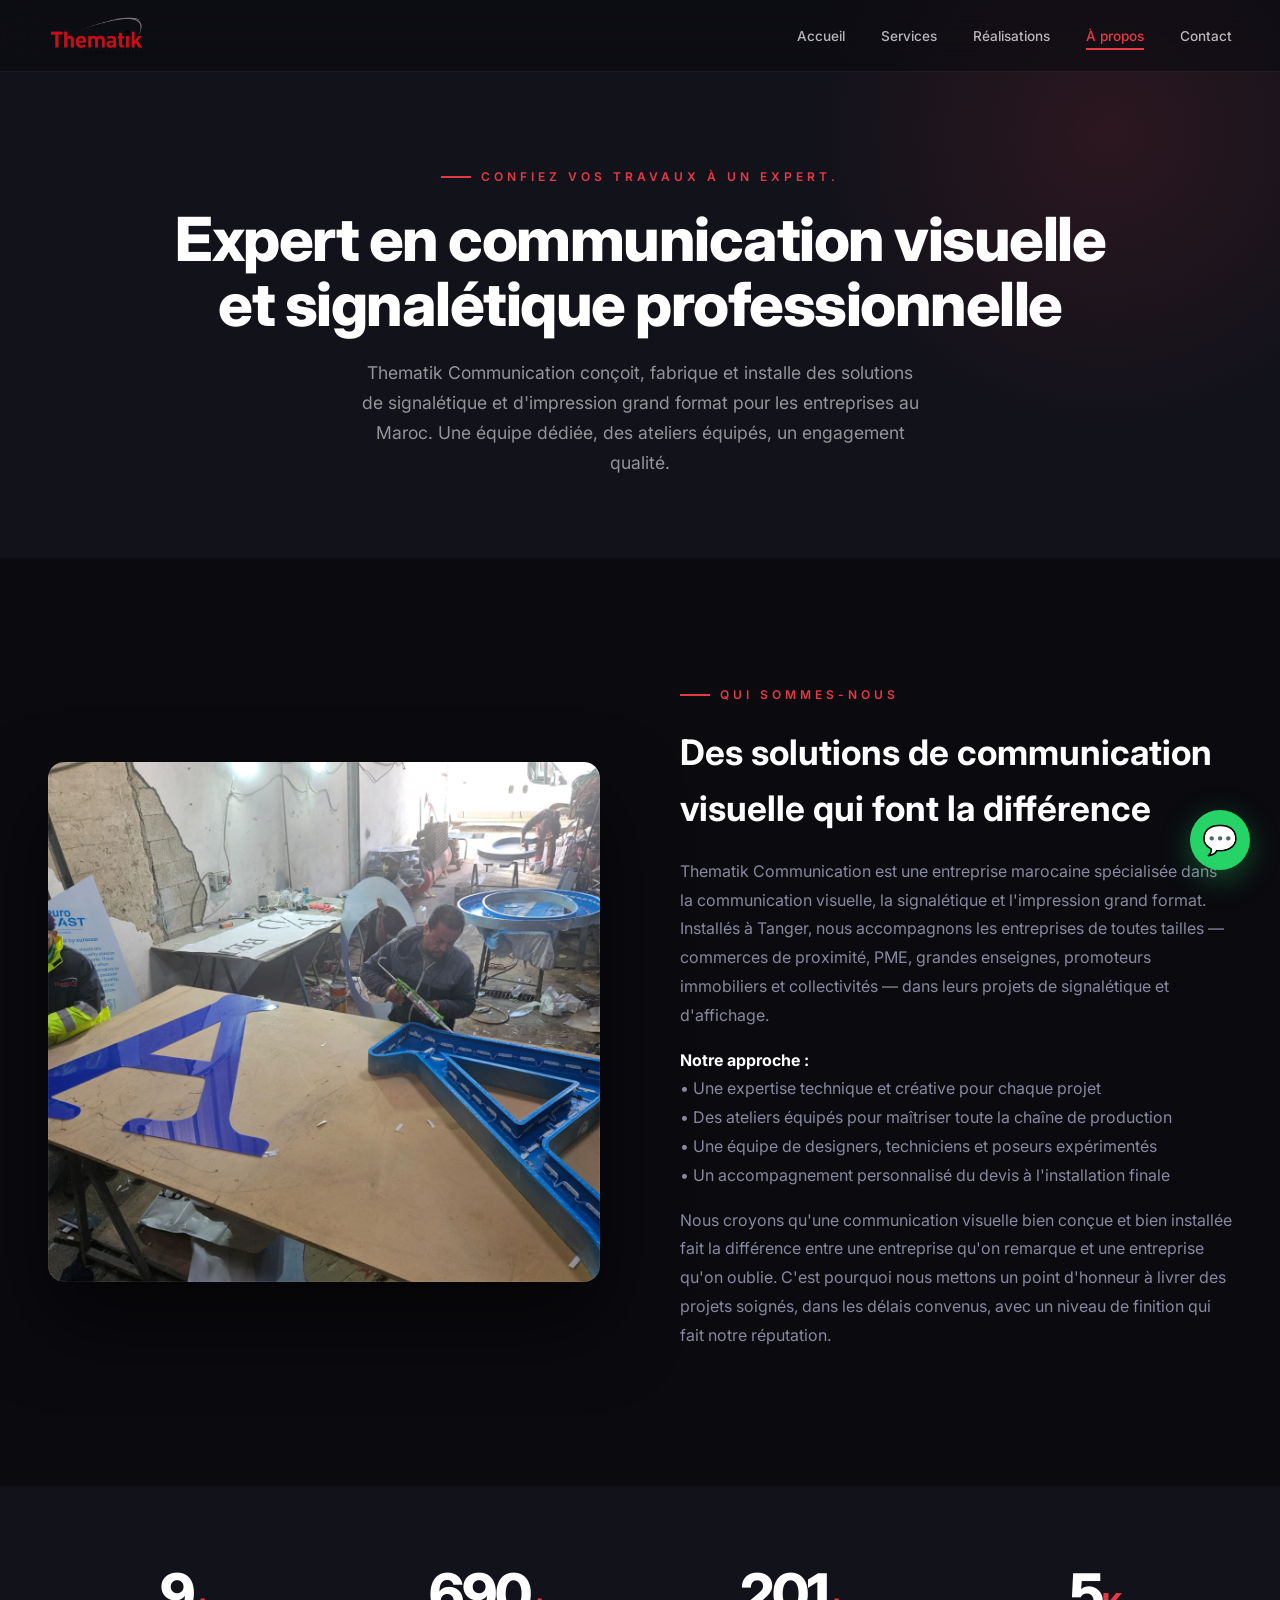
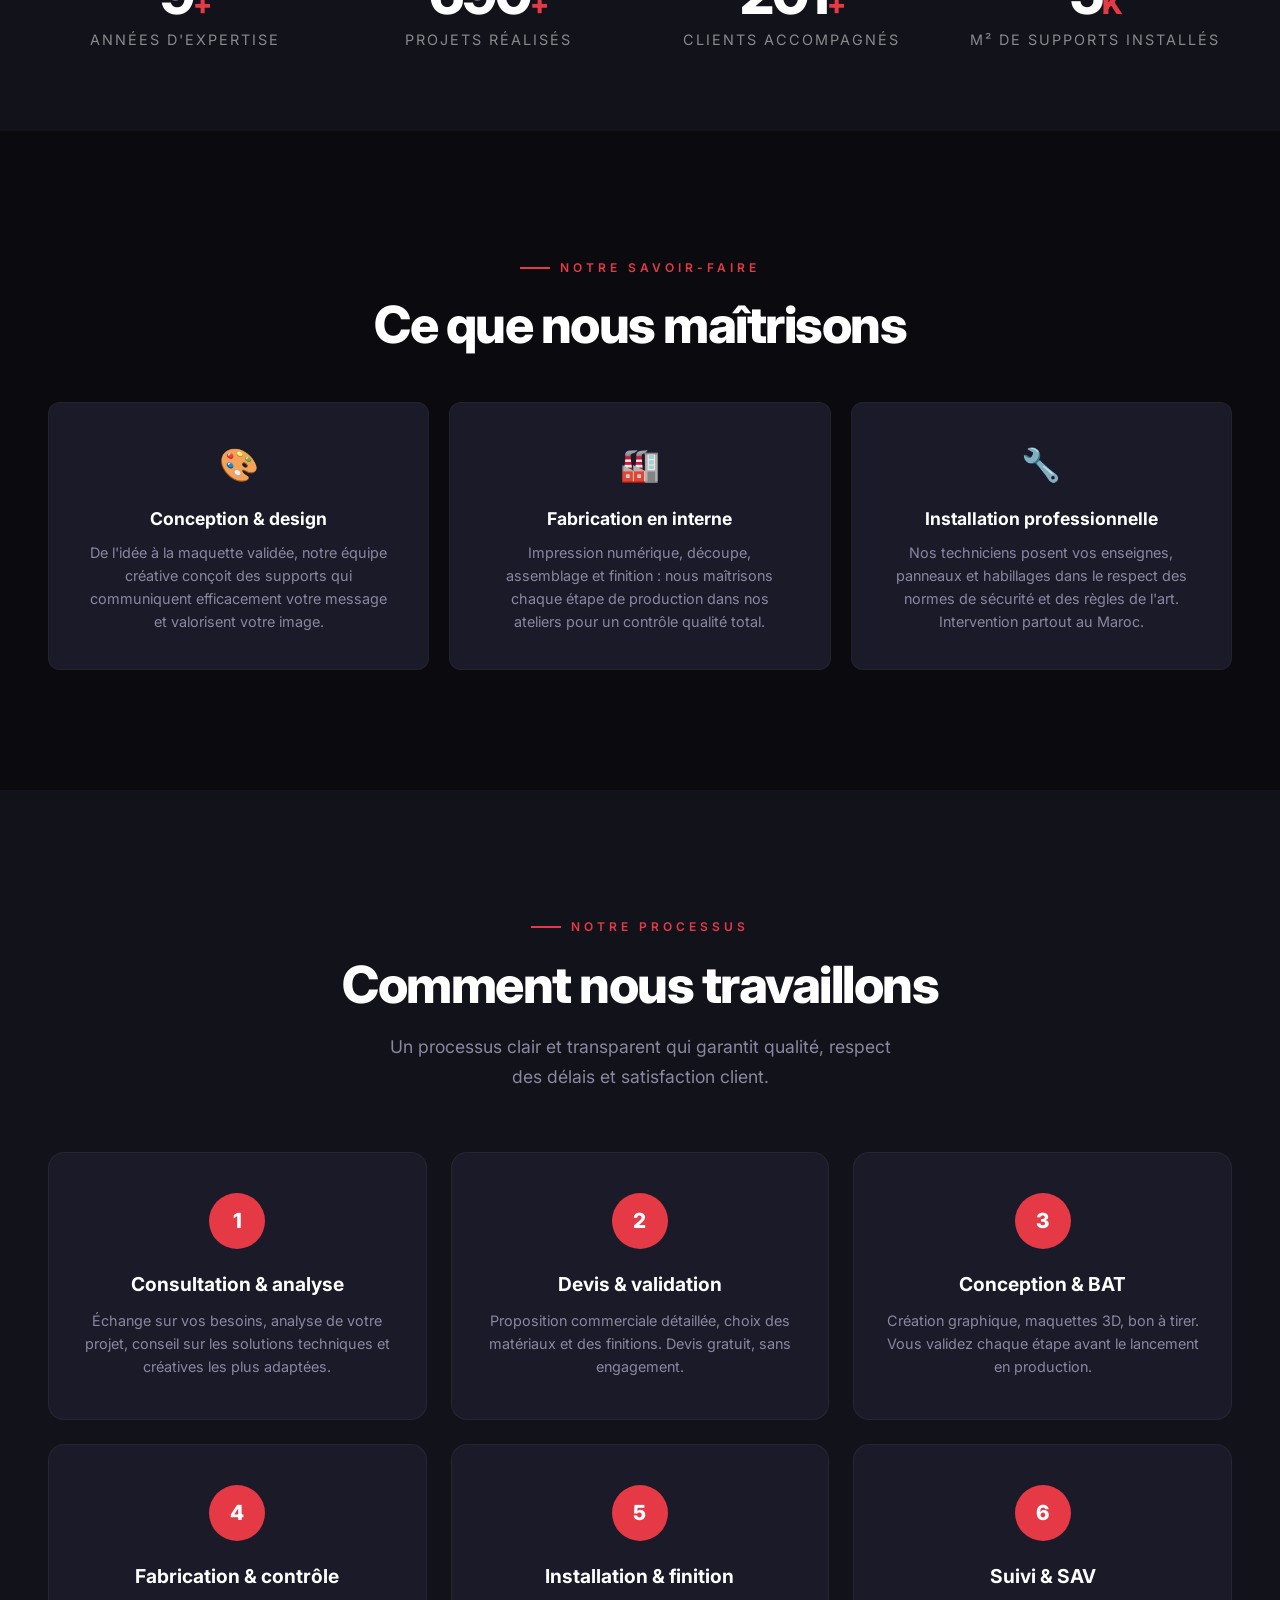
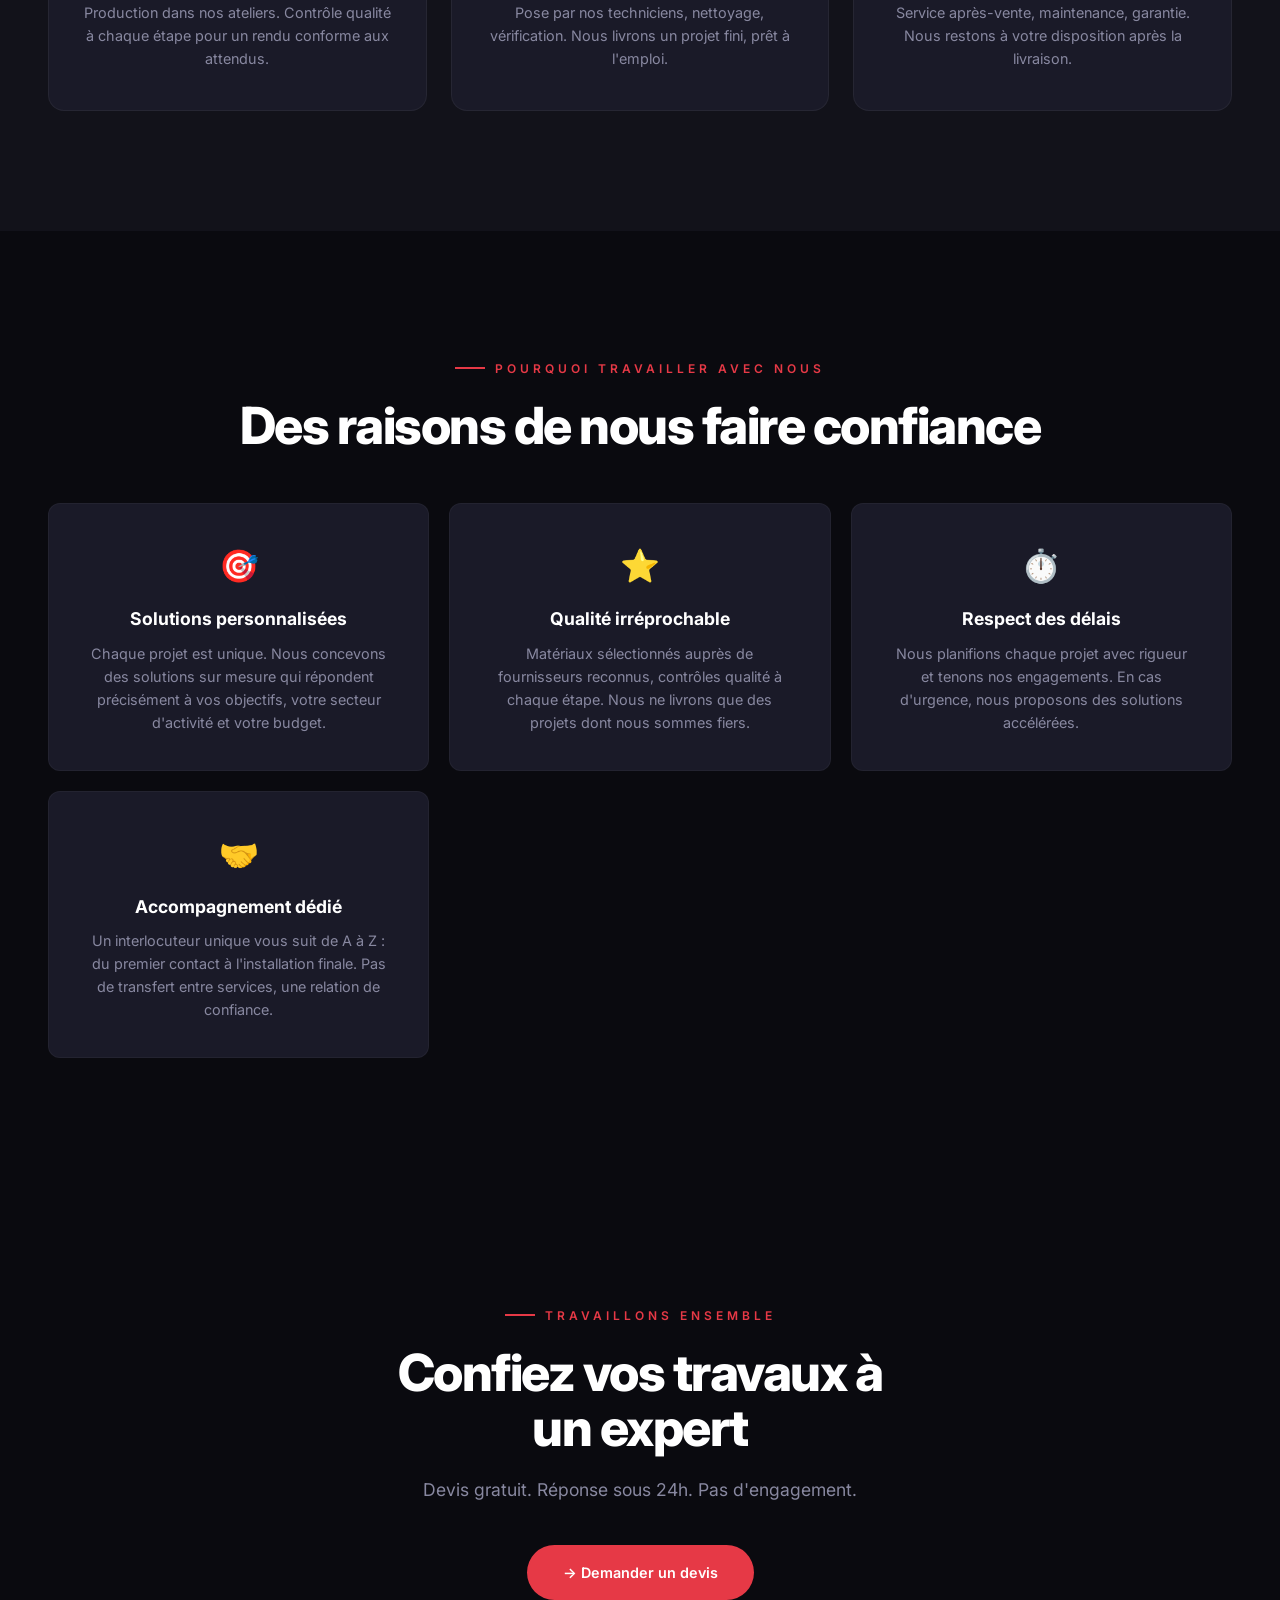
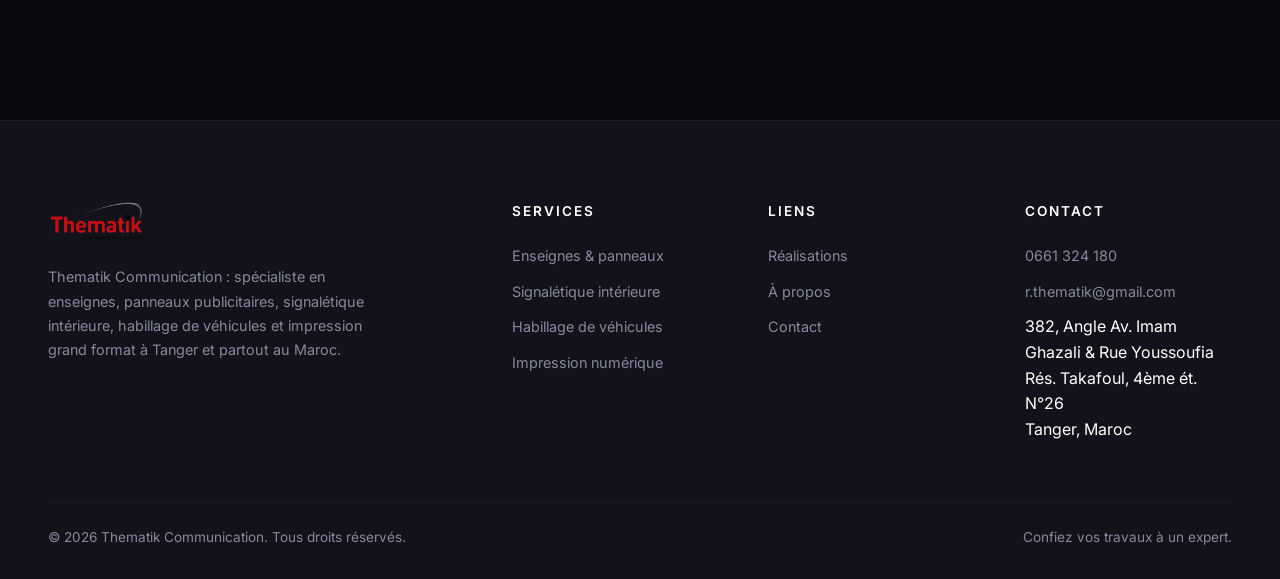
<file: about.html>
<!DOCTYPE html>
<html lang="fr">
<head>
  <meta charset="UTF-8" />
  <meta name="viewport" content="width=device-width, initial-scale=1.0" />
  <title>À Propos — Thematik Communication | Expert en Enseignes & Signalétique à Tanger</title>
  <meta name="description" content="Thematik Communication à Tanger : spécialiste en enseignes, panneaux publicitaires, signalétique intérieure, habillage de véhicules et impression grand format. Confiez vos travaux à un expert." />
  <link rel="preconnect" href="https://fonts.googleapis.com" />
  <link rel="preconnect" href="https://fonts.gstatic.com" crossorigin />
  <link href="https://fonts.googleapis.com/css2?family=Inter:wght@400;500;600;700;800&display=swap" rel="stylesheet" />
  <link rel="stylesheet" href="css/styles.css" />
</head>
<body>

  <!-- ===== HEADER ===== -->
  <header class="header">
    <div class="container">
      <a href="index.html" class="logo"><img src="img/logo.png" alt="Thématik"></a>
      <nav class="nav">
        <ul>
          <li><a href="index.html">Accueil</a></li>
          <li><a href="services.html">Services</a></li>
          <li><a href="realisations.html">Réalisations</a></li>
          <li><a href="about.html" class="active">À propos</a></li>
          <li><a href="contact.html">Contact</a></li>
        </ul>
      </nav>
      <button class="menu-toggle" aria-label="Menu">☰</button>
    </div>
  </header>

  <!-- ===== PAGE HERO ===== -->
  <section class="page-hero">
    <div class="container text-center">
      <div class="reveal">
        <span class="section-label" style="justify-content: center;">Confiez vos travaux à un expert.</span>
      </div>
      <h1 class="section-title reveal delay-1">Expert en communication visuelle<br />et signalétique professionnelle</h1>
      <p class="section-text reveal delay-2" style="margin: 0 auto; max-width: 560px;">
        Thematik Communication conçoit, fabrique et installe des solutions de signalétique et d'impression grand format pour les entreprises au Maroc. Une équipe dédiée, des ateliers équipés, un engagement qualité.
      </p>
    </div>
  </section>

  <!-- ===== ABOUT ===== -->
  <section class="section">
    <div class="container">
      <div class="about-grid">
        <div class="about-visual reveal">
          <img src="img/WhatsApp%20Image%202026-06-09%20at%2002.31.51%20(3).jpeg" alt="Atelier Thematik Communication - fabrication d'enseignes et signalétique" loading="lazy" />
        </div>
        <div class="about-content reveal-left">
          <span class="section-label">Qui sommes-nous</span>
          <h2>Des solutions de communication visuelle qui font la différence</h2>
          <p>
            Thematik Communication est une entreprise marocaine spécialisée dans la communication visuelle, la signalétique et l'impression grand format. Installés à Tanger, nous accompagnons les entreprises de toutes tailles — commerces de proximité, PME, grandes enseignes, promoteurs immobiliers et collectivités — dans leurs projets de signalétique et d'affichage.
          </p>
          <p>
            <strong style="color: var(--white);">Notre approche :</strong><br />
            &bull; Une expertise technique et créative pour chaque projet<br />
            &bull; Des ateliers équipés pour maîtriser toute la chaîne de production<br />
            &bull; Une équipe de designers, techniciens et poseurs expérimentés<br />
            &bull; Un accompagnement personnalisé du devis à l'installation finale
          </p>
          <p>
            Nous croyons qu'une communication visuelle bien conçue et bien installée fait la différence entre une entreprise qu'on remarque et une entreprise qu'on oublie. C'est pourquoi nous mettons un point d'honneur à livrer des projets soignés, dans les délais convenus, avec un niveau de finition qui fait notre réputation.
          </p>
        </div>
      </div>
    </div>
  </section>

  <!-- ===== STATS ===== -->
  <section class="section" style="background: var(--dark); padding: 80px 0;">
    <div class="container">
      <div class="stats-grid">
        <div class="stat-item reveal">
          <div class="stat-number" data-target="15"><span class="num">0</span><span class="suffix">+</span></div>
          <p class="stat-label">Années d'expertise</p>
        </div>
        <div class="stat-item reveal delay-1">
          <div class="stat-number" data-target="1200"><span class="num">0</span><span class="suffix">+</span></div>
          <p class="stat-label">Projets réalisés</p>
        </div>
        <div class="stat-item reveal delay-2">
          <div class="stat-number" data-target="350"><span class="num">0</span><span class="suffix">+</span></div>
          <p class="stat-label">Clients accompagnés</p>
        </div>
        <div class="stat-item reveal delay-3">
          <div class="stat-number" data-target="8"><span class="num">0</span><span class="suffix">K</span></div>
          <p class="stat-label">M² de supports installés</p>
        </div>
      </div>
    </div>
  </section>

  <!-- ===== EXPERTISE ===== -->
  <section class="section">
    <div class="container text-center">
      <div class="reveal">
        <span class="section-label" style="justify-content: center;">Notre savoir-faire</span>
        <h2 class="section-title">Ce que nous maîtrisons</h2>
      </div>
      <div class="expertise-grid" style="margin-top: 50px;">
        <div class="expertise-item reveal">
          <div class="ico">🎨</div>
          <h3>Conception &amp; design</h3>
          <p>De l'idée à la maquette validée, notre équipe créative conçoit des supports qui communiquent efficacement votre message et valorisent votre image.</p>
        </div>
        <div class="expertise-item reveal delay-1">
          <div class="ico">🏭</div>
          <h3>Fabrication en interne</h3>
          <p>Impression numérique, découpe, assemblage et finition : nous maîtrisons chaque étape de production dans nos ateliers pour un contrôle qualité total.</p>
        </div>
        <div class="expertise-item reveal delay-2">
          <div class="ico">🔧</div>
          <h3>Installation professionnelle</h3>
          <p>Nos techniciens posent vos enseignes, panneaux et habillages dans le respect des normes de sécurité et des règles de l'art. Intervention partout au Maroc.</p>
        </div>
      </div>
    </div>
  </section>

  <!-- ===== PROCESS ===== -->
  <section class="section" style="background: var(--dark);">
    <div class="container text-center">
      <div class="reveal">
        <span class="section-label" style="justify-content: center;">Notre processus</span>
        <h2 class="section-title">Comment nous travaillons</h2>
        <p class="section-text" style="margin: 0 auto 60px; max-width: 520px;">
          Un processus clair et transparent qui garantit qualité, respect des délais et satisfaction client.
        </p>
      </div>
      <div class="process">
        <div class="process-item reveal">
          <div class="process-num">1</div>
          <h3>Consultation &amp; analyse</h3>
          <p>Échange sur vos besoins, analyse de votre projet, conseil sur les solutions techniques et créatives les plus adaptées.</p>
        </div>
        <div class="process-item reveal delay-1">
          <div class="process-num">2</div>
          <h3>Devis &amp; validation</h3>
          <p>Proposition commerciale détaillée, choix des matériaux et des finitions. Devis gratuit, sans engagement.</p>
        </div>
        <div class="process-item reveal delay-2">
          <div class="process-num">3</div>
          <h3>Conception &amp; BAT</h3>
          <p>Création graphique, maquettes 3D, bon à tirer. Vous validez chaque étape avant le lancement en production.</p>
        </div>
        <div class="process-item reveal delay-3">
          <div class="process-num">4</div>
          <h3>Fabrication &amp; contrôle</h3>
          <p>Production dans nos ateliers. Contrôle qualité à chaque étape pour un rendu conforme aux attendus.</p>
        </div>
        <div class="process-item reveal delay-4">
          <div class="process-num">5</div>
          <h3>Installation &amp; finition</h3>
          <p>Pose par nos techniciens, nettoyage, vérification. Nous livrons un projet fini, prêt à l'emploi.</p>
        </div>
        <div class="process-item reveal delay-5">
          <div class="process-num">6</div>
          <h3>Suivi &amp; SAV</h3>
          <p>Service après-vente, maintenance, garantie. Nous restons à votre disposition après la livraison.</p>
        </div>
      </div>
    </div>
  </section>

  <!-- ===== WHY CHOOSE US ===== -->
  <section class="section">
    <div class="container text-center">
      <div class="reveal">
        <span class="section-label" style="justify-content: center;">Pourquoi travailler avec nous</span>
        <h2 class="section-title">Des raisons de nous faire confiance</h2>
      </div>
      <div class="expertise-grid" style="margin-top: 50px;">
        <div class="expertise-item reveal">
          <div class="ico">🎯</div>
          <h3>Solutions personnalisées</h3>
          <p>Chaque projet est unique. Nous concevons des solutions sur mesure qui répondent précisément à vos objectifs, votre secteur d'activité et votre budget.</p>
        </div>
        <div class="expertise-item reveal delay-1">
          <div class="ico">⭐</div>
          <h3>Qualité irréprochable</h3>
          <p>Matériaux sélectionnés auprès de fournisseurs reconnus, contrôles qualité à chaque étape. Nous ne livrons que des projets dont nous sommes fiers.</p>
        </div>
        <div class="expertise-item reveal delay-2">
          <div class="ico">⏱️</div>
          <h3>Respect des délais</h3>
          <p>Nous planifions chaque projet avec rigueur et tenons nos engagements. En cas d'urgence, nous proposons des solutions accélérées.</p>
        </div>
        <div class="expertise-item reveal delay-3">
          <div class="ico">🤝</div>
          <h3>Accompagnement dédié</h3>
          <p>Un interlocuteur unique vous suit de A à Z : du premier contact à l'installation finale. Pas de transfert entre services, une relation de confiance.</p>
        </div>
      </div>
    </div>
  </section>

  <!-- ===== CTA ===== -->
  <section class="section text-center">
    <div class="container reveal" style="max-width: 560px; margin: 0 auto;">
      <span class="section-label" style="justify-content: center;">Travaillons ensemble</span>
      <h2 class="section-title">Confiez vos travaux à un expert</h2>
      <p class="section-text" style="margin: 0 auto 40px;">Devis gratuit. Réponse sous 24h. Pas d'engagement.</p>
      <a href="contact.html" class="btn btn-primary">&rarr; Demander un devis</a>
    </div>
  </section>

  <!-- ===== FOOTER ===== -->
  <footer class="footer">
    <div class="container">
      <div class="footer-grid">
        <div class="footer-brand">
          <a href="index.html" class="logo"><img src="img/logo.png" alt="Thématik"></a>
          <p>Thematik Communication : spécialiste en enseignes, panneaux publicitaires, signalétique intérieure, habillage de véhicules et impression grand format à Tanger et partout au Maroc.</p>
        </div>
        <div>
          <h4>Services</h4>
          <ul>
            <li><a href="services.html">Enseignes &amp; panneaux</a></li>
            <li><a href="services.html">Signalétique intérieure</a></li>
            <li><a href="services.html">Habillage de véhicules</a></li>
            <li><a href="services.html">Impression numérique</a></li>
          </ul>
        </div>
        <div>
          <h4>Liens</h4>
          <ul>
            <li><a href="realisations.html">Réalisations</a></li>
            <li><a href="about.html">À propos</a></li>
            <li><a href="contact.html">Contact</a></li>
          </ul>
        </div>
        <div>
          <h4>Contact</h4>
          <ul>
            <li><a href="tel:+212661324180">0661 324 180</a></li>
            <li><a href="mailto:r.thematik@gmail.com">r.thematik@gmail.com</a></li>
            <li>382, Angle Av. Imam Ghazali &amp; Rue Youssoufia<br />Rés. Takafoul, 4&egrave;me &eacute;t. N&deg;26<br />Tanger, Maroc</li>
          </ul>
        </div>
      </div>
      <div class="footer-bottom">
        <span>&copy; 2026 Thematik Communication. Tous droits réservés.</span>
        <span>Confiez vos travaux à un expert.</span>
      </div>
    </div>
  </footer>

  <a href="https://wa.me/212661324180" class="whatsapp-float" target="_blank" rel="noopener" aria-label="WhatsApp">&#x1F4AC;</a>

  <script src="js/data.js"></script>
  <script src="js/main.js"></script>
</body>
</html>
</file>
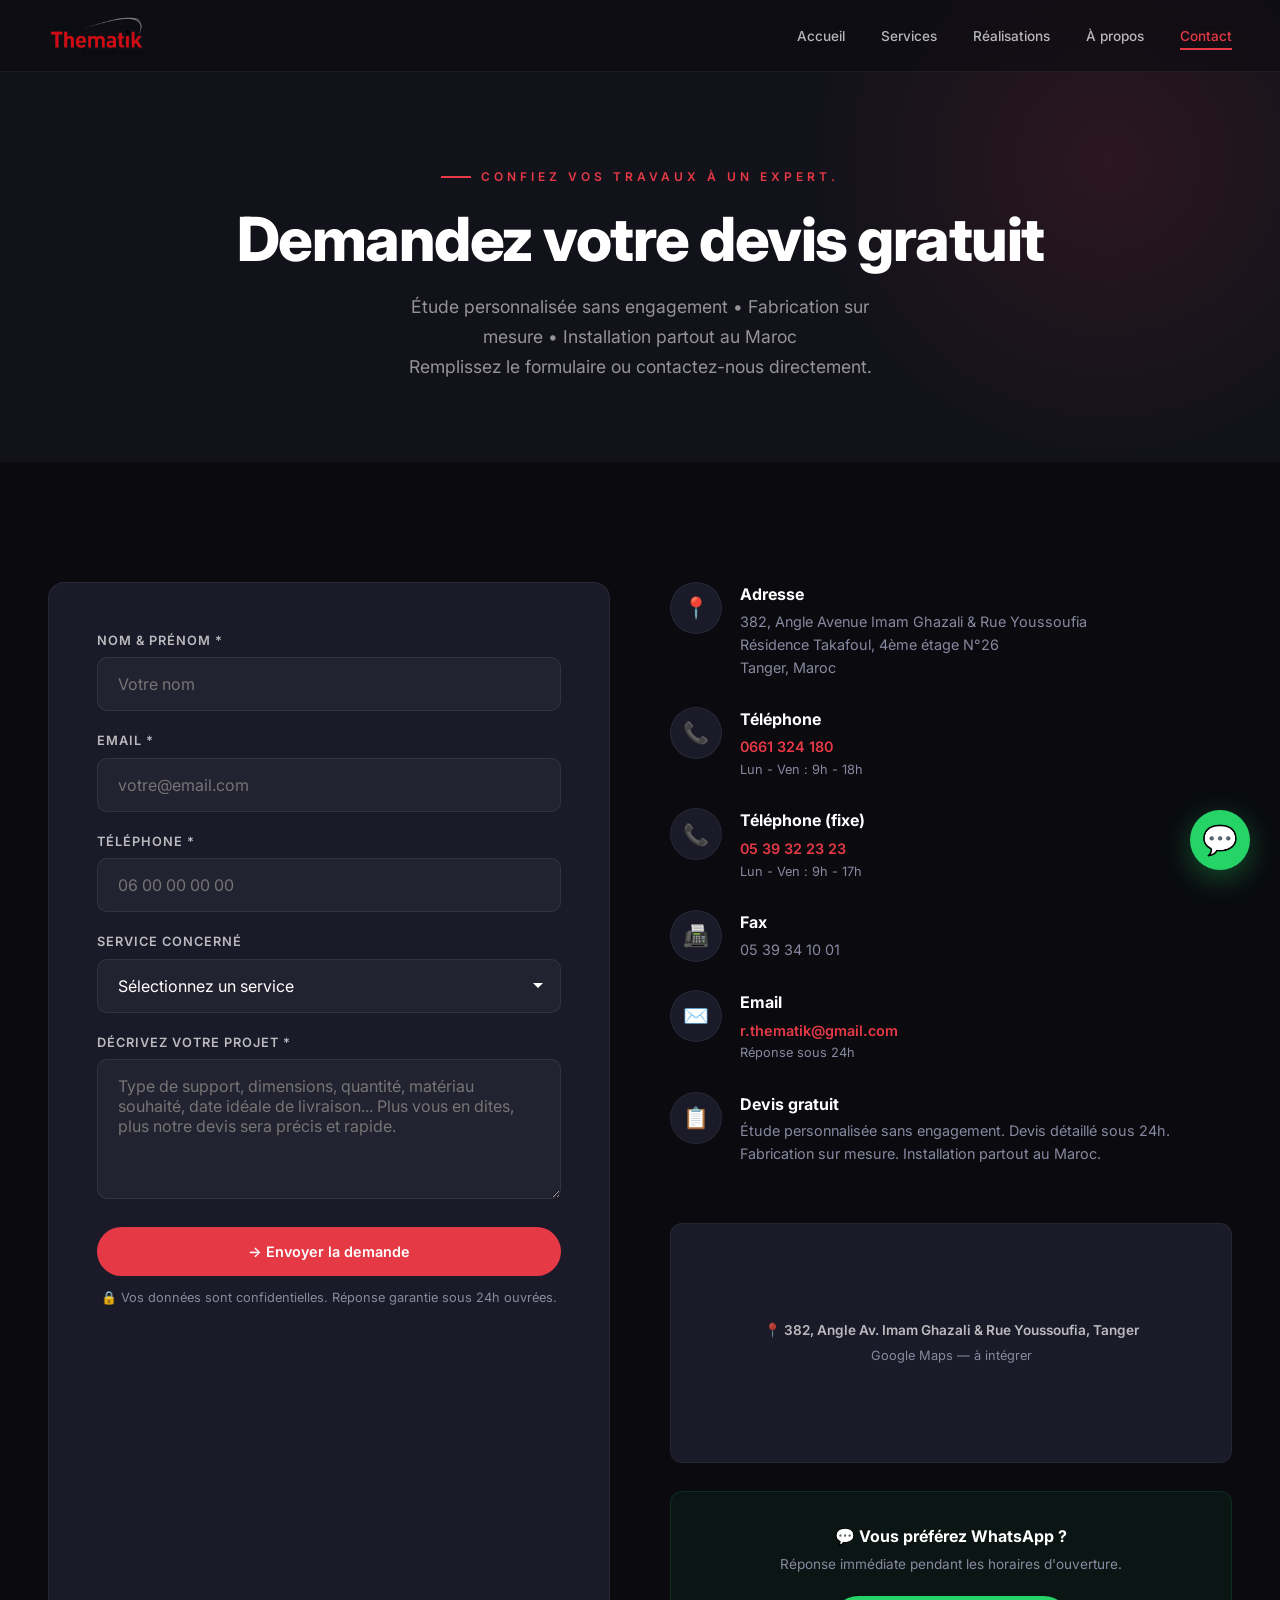
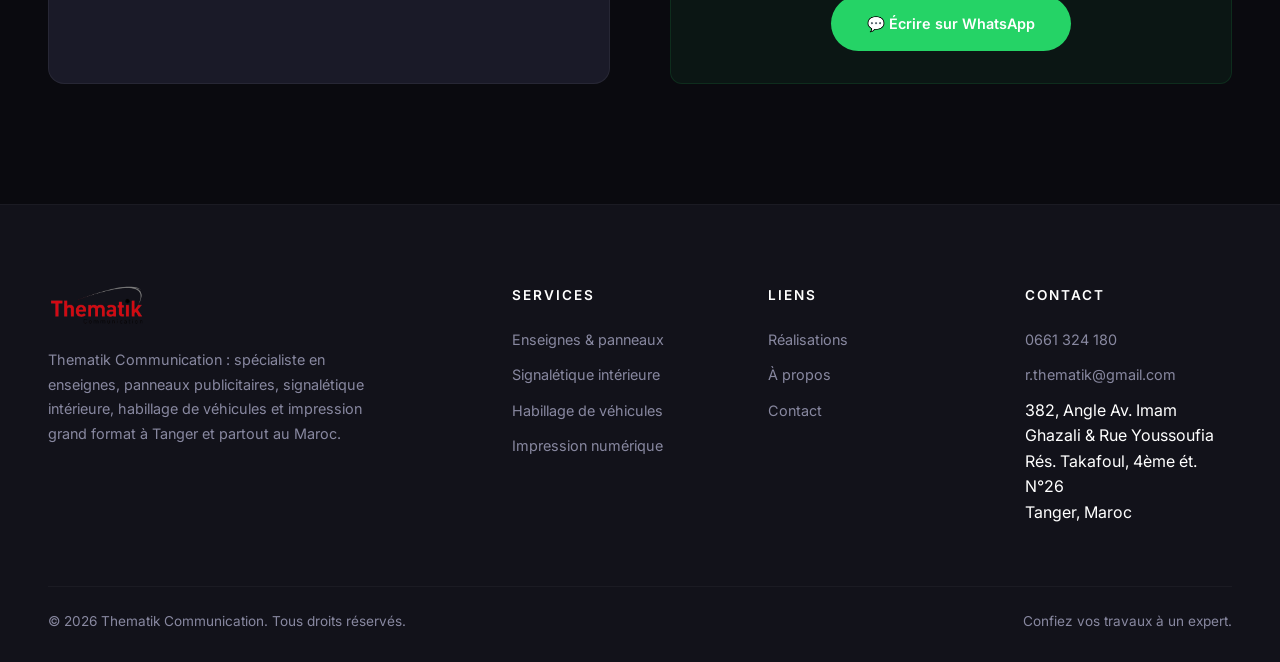
<file: contact.html>
<!DOCTYPE html>
<html lang="fr">
<head>
  <meta charset="UTF-8" />
  <meta name="viewport" content="width=device-width, initial-scale=1.0" />
  <title>Contact — Thematik Communication | Devis Enseignes, Signalétique & Impression à Tanger</title>
  <meta name="description" content="Contactez Thematik Communication à Tanger pour vos projets d'enseignes, panneaux, signalétique, habillage de véhicules ou impression numérique. Devis gratuit sous 24h. Confiez vos travaux à un expert." />
  <link rel="preconnect" href="https://fonts.googleapis.com" />
  <link rel="preconnect" href="https://fonts.gstatic.com" crossorigin />
  <link href="https://fonts.googleapis.com/css2?family=Inter:wght@400;500;600;700;800&display=swap" rel="stylesheet" />
  <link rel="stylesheet" href="css/styles.css" />
</head>
<body>

  <!-- ===== HEADER ===== -->
  <header class="header">
    <div class="container">
      <a href="index.html" class="logo"><img src="img/logo.png" alt="Thématik"></a>
      <nav class="nav">
        <ul>
          <li><a href="index.html">Accueil</a></li>
          <li><a href="services.html">Services</a></li>
          <li><a href="realisations.html">Réalisations</a></li>
          <li><a href="about.html">À propos</a></li>
          <li><a href="contact.html" class="active">Contact</a></li>
        </ul>
      </nav>
      <button class="menu-toggle" aria-label="Menu">☰</button>
    </div>
  </header>

  <!-- ===== PAGE HERO ===== -->
  <section class="page-hero">
    <div class="container text-center">
      <div class="reveal">
        <span class="section-label" style="justify-content: center;">Confiez vos travaux à un expert.</span>
      </div>
      <h1 class="section-title reveal delay-1">Demandez votre devis gratuit</h1>
      <p class="section-text reveal delay-2" style="margin: 0 auto; max-width: 520px;">
        Étude personnalisée sans engagement &bull; Fabrication sur mesure &bull; Installation partout au Maroc<br />
        Remplissez le formulaire ou contactez-nous directement.
      </p>
    </div>
  </section>

  <!-- ===== CONTACT ===== -->
  <section class="section">
    <div class="container">
      <div class="contact-grid">
        <!-- Form -->
        <div class="contact-form reveal">
          <form>
            <div class="form-group">
              <label for="name">Nom & prénom *</label>
              <input type="text" id="name" name="name" required placeholder="Votre nom" />
            </div>
            <div class="form-group">
              <label for="email">Email *</label>
              <input type="email" id="email" name="email" required placeholder="votre@email.com" />
            </div>
            <div class="form-group">
              <label for="phone">Téléphone *</label>
              <input type="tel" id="phone" name="phone" required placeholder="06 00 00 00 00" />
            </div>
            <div class="form-group">
              <label for="service">Service concerné</label>
              <select id="service" name="service">
                <option value="">Sélectionnez un service</option>
                <option value="enseignes">Enseignes &amp; bipôle</option>
                <option value="panneaux">Panneaux publicitaires</option>
                <option value="signaletique">Signalétique intérieure</option>
                <option value="stand">Stands &amp; bureau de vente</option>
                <option value="habillage-vehicules">Habillage de véhicules</option>
                <option value="habillage-magasins">Habillage de magasins</option>
                <option value="impression">Impression numérique</option>
                <option value="identite">Identité visuelle</option>
                <option value="autre">Autre</option>
              </select>
            </div>
            <div class="form-group">
              <label for="message">Décrivez votre projet *</label>
              <textarea id="message" name="message" required placeholder="Type de support, dimensions, quantité, matériau souhaité, date idéale de livraison... Plus vous en dites, plus notre devis sera précis et rapide."></textarea>
            </div>
            <button type="submit" class="btn btn-primary" style="width: 100%; justify-content: center;">&rarr; Envoyer la demande</button>
            <p style="margin-top: 12px; font-size: 0.8rem; color: var(--gray); text-align: center;">
              &#x1F512; Vos données sont confidentielles. Réponse garantie sous 24h ouvrées.
            </p>
          </form>
        </div>

        <!-- Info -->
        <div class="contact-info reveal delay-1">
          <div class="contact-item">
            <div class="contact-icon">📍</div>
            <div>
              <h4>Adresse</h4>
              <p>382, Angle Avenue Imam Ghazali &amp; Rue Youssoufia<br />Résidence Takafoul, 4&egrave;me &eacute;tage N°26<br />Tanger, Maroc</p>
            </div>
          </div>
          <div class="contact-item">
            <div class="contact-icon">📞</div>
            <div>
              <h4>Téléphone</h4>
              <a href="tel:+212661324180" style="color: var(--accent); font-weight: 600;">0661 324 180</a>
              <p style="font-size: 0.8rem;">Lun - Ven : 9h - 18h</p>
            </div>
          </div>
          <div class="contact-item">
            <div class="contact-icon">📞</div>
            <div>
              <h4>Téléphone (fixe)</h4>
              <a href="tel:+212539322323" style="color: var(--accent); font-weight: 600;">05 39 32 23 23</a>
              <p style="font-size: 0.8rem;">Lun - Ven : 9h - 17h</p>
            </div>
          </div>
          <div class="contact-item">
            <div class="contact-icon">📠</div>
            <div>
              <h4>Fax</h4>
              <p style="color: var(--gray);">05 39 34 10 01</p>
            </div>
          </div>
          <div class="contact-item">
            <div class="contact-icon">✉️</div>
            <div>
              <h4>Email</h4>
              <a href="mailto:r.thematik@gmail.com" style="color: var(--accent); font-weight: 600;">r.thematik@gmail.com</a>
              <p style="font-size: 0.8rem;">Réponse sous 24h</p>
            </div>
          </div>
          <div class="contact-item">
            <div class="contact-icon">&#x1F4CB;</div>
            <div>
              <h4>Devis gratuit</h4>
              <p>Étude personnalisée sans engagement. Devis détaillé sous 24h. Fabrication sur mesure. Installation partout au Maroc.</p>
            </div>
          </div>

          <div class="contact-map">
            <div style="text-align: center;">
              <p style="font-weight: 600; color: rgba(255,255,255,0.7); margin-bottom: 4px;">&#x1F4CD; 382, Angle Av. Imam Ghazali &amp; Rue Youssoufia, Tanger</p>
              <p style="font-size: 0.8rem; color: var(--gray);">Google Maps &#8212; à intégrer</p>
            </div>
          </div>

          <!-- WhatsApp -->
          <div style="text-align: center; padding: 32px; background: rgba(37,211,102,0.06); border-radius: 12px; border: 1px solid rgba(37,211,102,0.12);">
            <h4 style="color: var(--white); margin-bottom: 4px;">&#x1F4AC; Vous préférez WhatsApp ?</h4>
            <p style="color: var(--gray); font-size: 0.85rem; margin-bottom: 20px;">Réponse immédiate pendant les horaires d'ouverture.</p>
            <a href="https://wa.me/212661324180" class="btn btn-whatsapp" target="_blank" rel="noopener">&#x1F4AC; Écrire sur WhatsApp</a>
          </div>
        </div>
      </div>
    </div>
  </section>

  <!-- ===== FOOTER ===== -->
  <footer class="footer">
    <div class="container">
      <div class="footer-grid">
        <div class="footer-brand">
          <a href="index.html" class="logo"><img src="img/logo.png" alt="Thématik"></a>
          <p>Thematik Communication : spécialiste en enseignes, panneaux publicitaires, signalétique intérieure, habillage de véhicules et impression grand format à Tanger et partout au Maroc.</p>
        </div>
        <div>
          <h4>Services</h4>
          <ul>
            <li><a href="services.html">Enseignes &amp; panneaux</a></li>
            <li><a href="services.html">Signalétique intérieure</a></li>
            <li><a href="services.html">Habillage de véhicules</a></li>
            <li><a href="services.html">Impression numérique</a></li>
          </ul>
        </div>
        <div>
          <h4>Liens</h4>
          <ul>
            <li><a href="realisations.html">Réalisations</a></li>
            <li><a href="about.html">À propos</a></li>
            <li><a href="contact.html">Contact</a></li>
          </ul>
        </div>
        <div>
          <h4>Contact</h4>
          <ul>
            <li><a href="tel:+212661324180">0661 324 180</a></li>
            <li><a href="mailto:r.thematik@gmail.com">r.thematik@gmail.com</a></li>
            <li>382, Angle Av. Imam Ghazali &amp; Rue Youssoufia<br />Rés. Takafoul, 4&egrave;me &eacute;t. N&deg;26<br />Tanger, Maroc</li>
          </ul>
        </div>
      </div>
      <div class="footer-bottom">
        <span>&copy; 2026 Thematik Communication. Tous droits réservés.</span>
        <span>Confiez vos travaux à un expert.</span>
      </div>
    </div>
  </footer>

  <a href="https://wa.me/212661324180" class="whatsapp-float" target="_blank" rel="noopener" aria-label="WhatsApp">&#x1F4AC;</a>

  <script src="js/data.js"></script>
  <script src="js/main.js"></script>
</body>
</html>
</file>
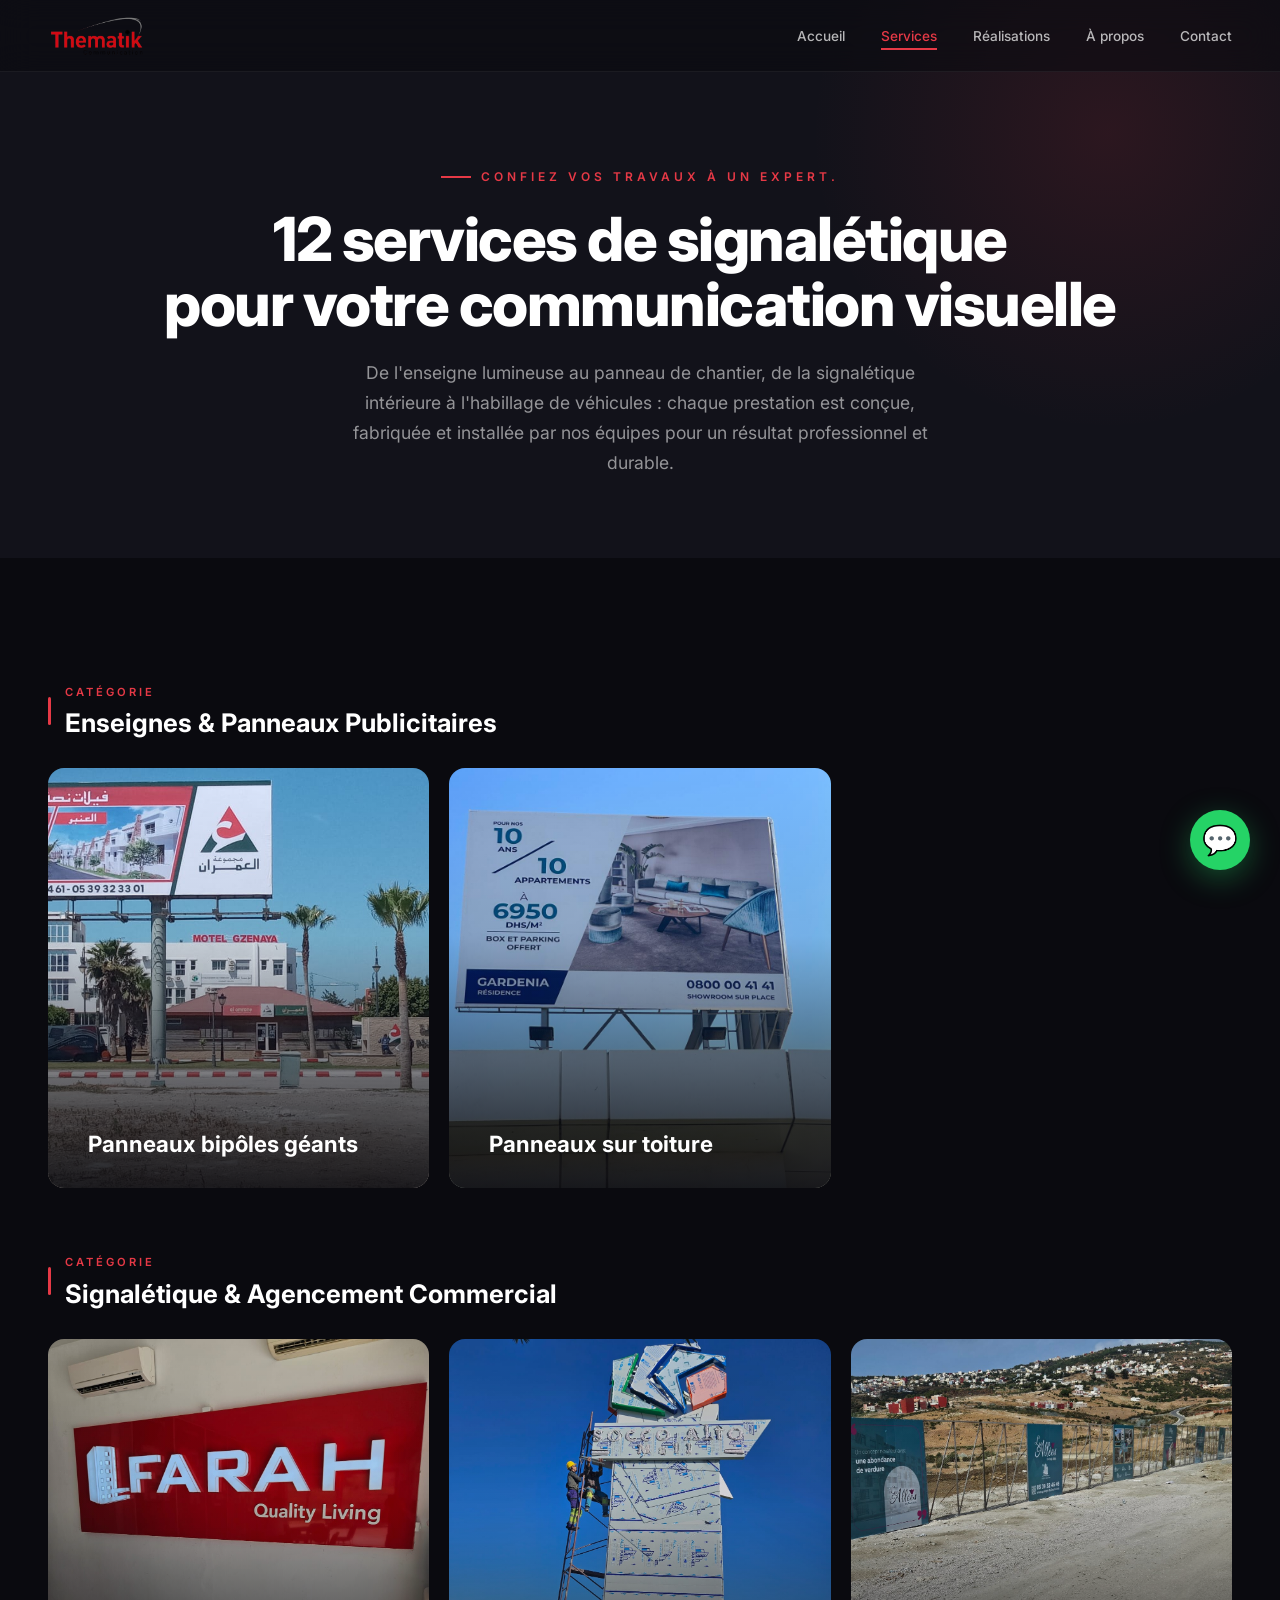
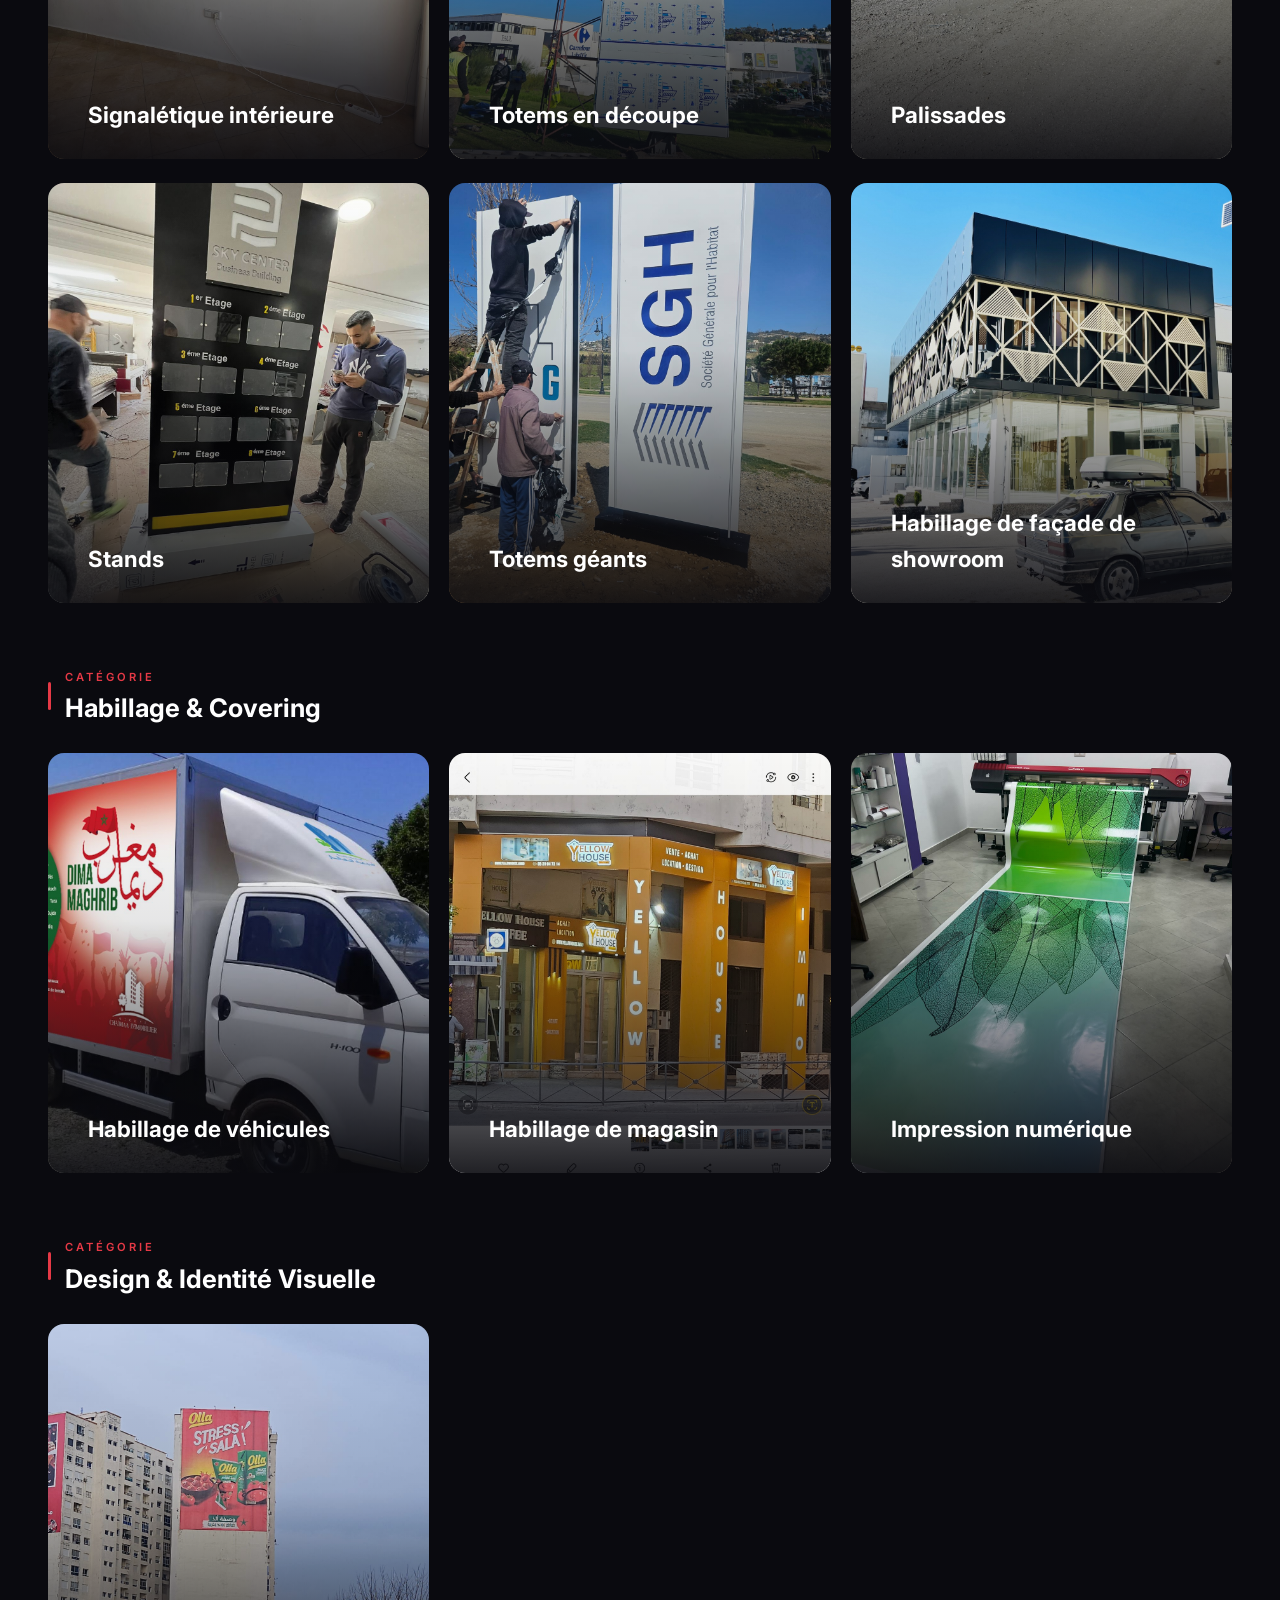
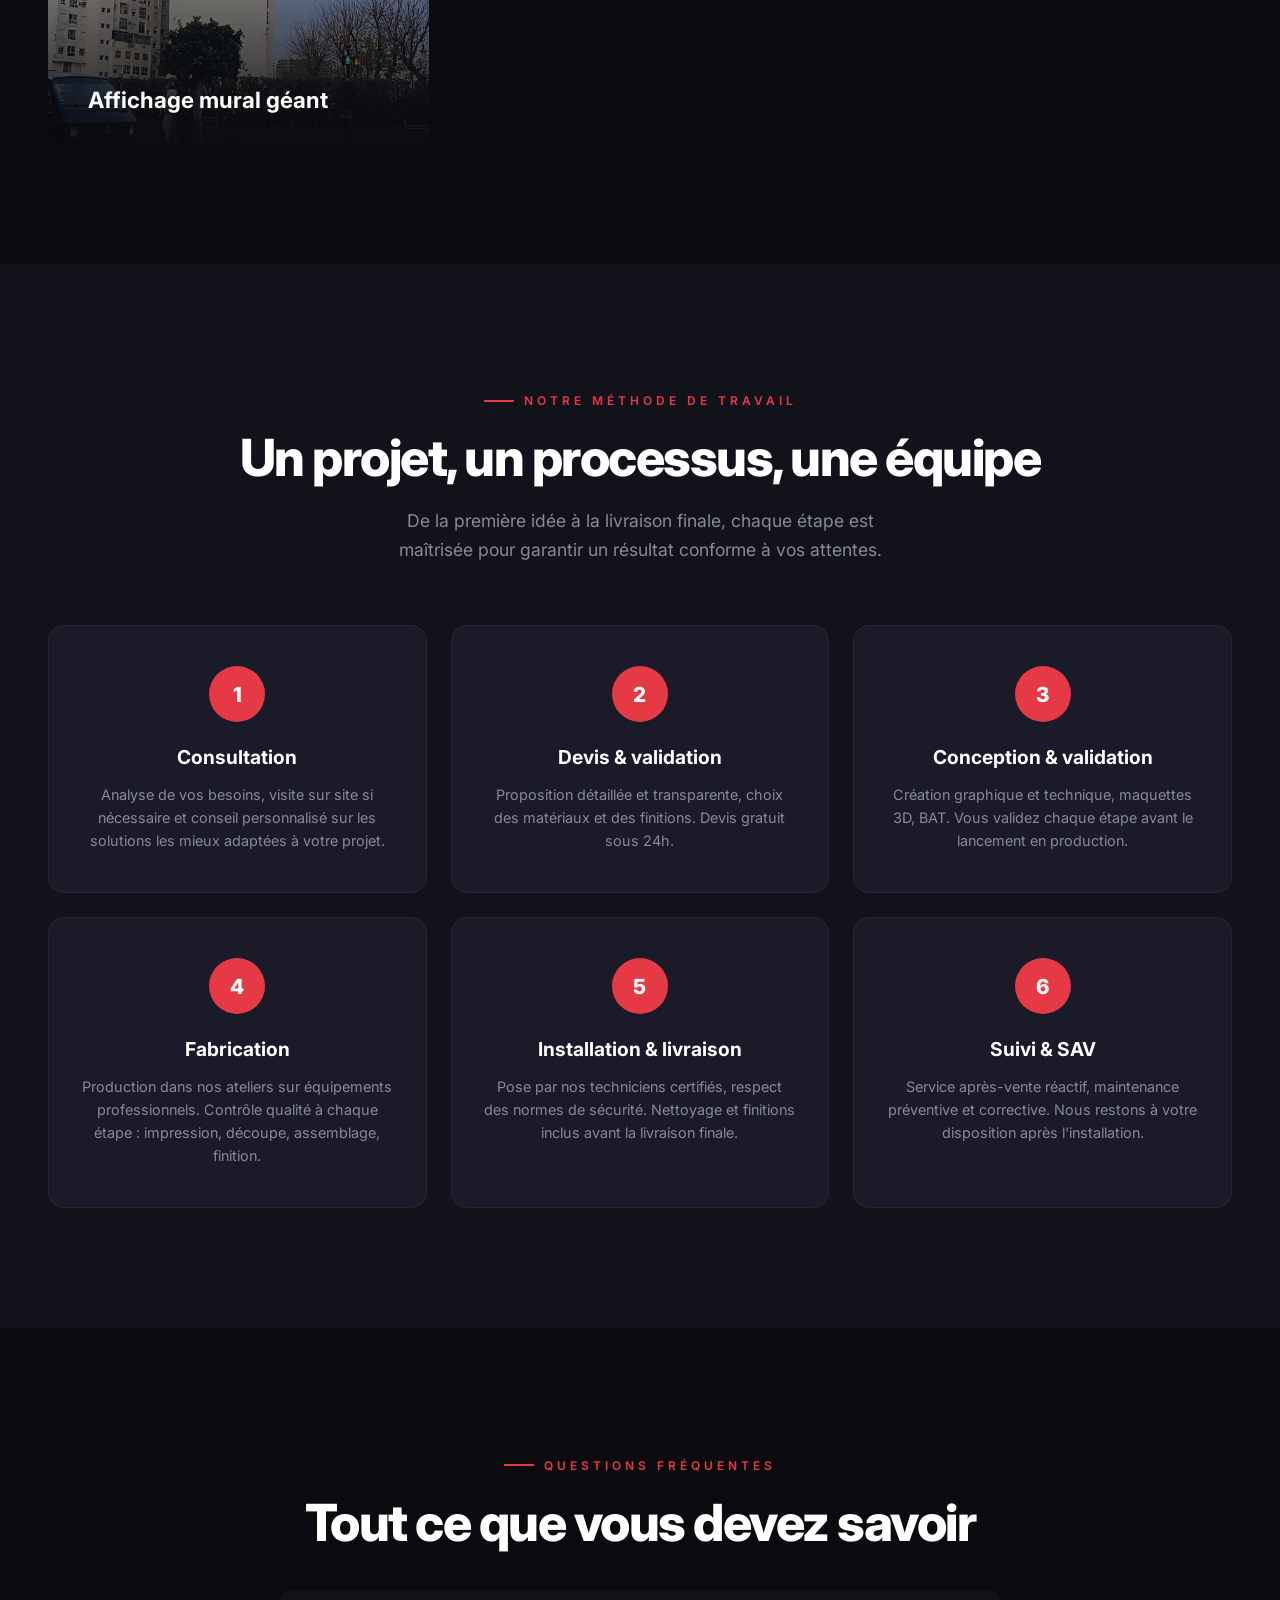
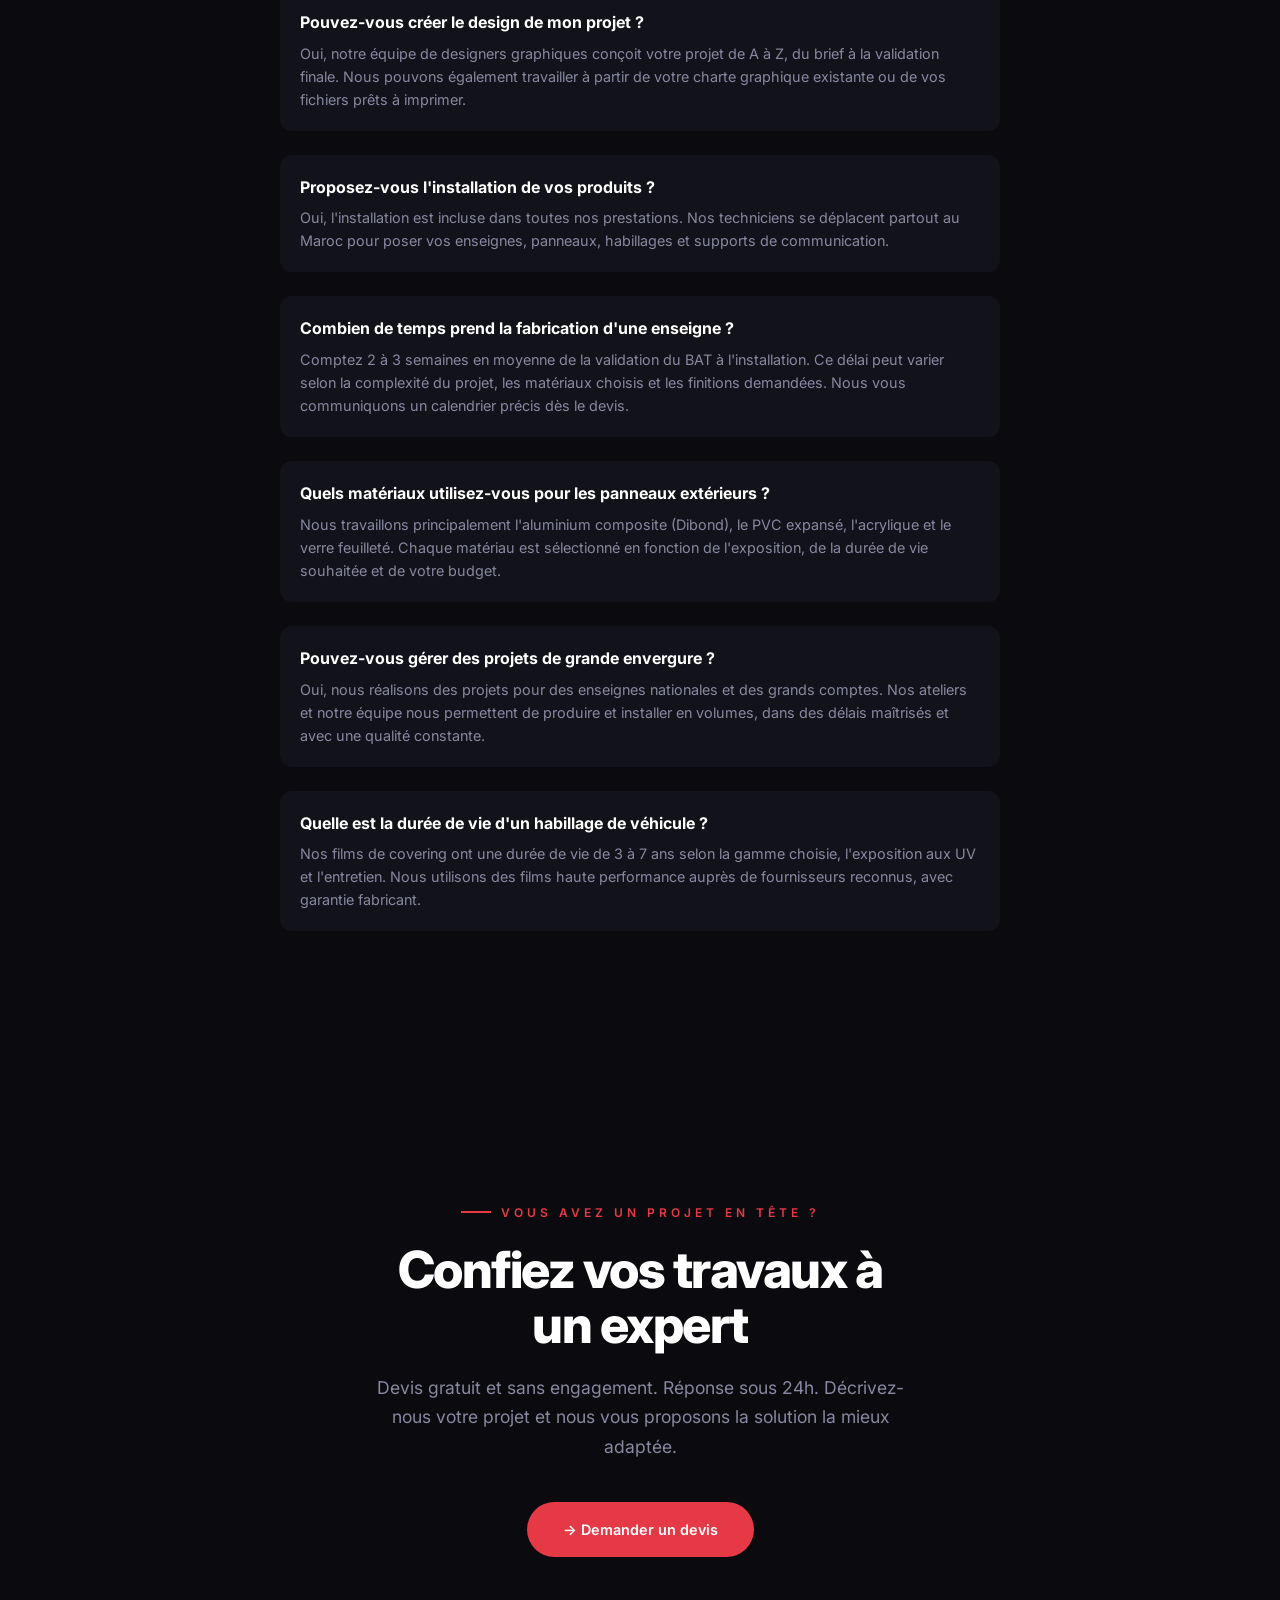
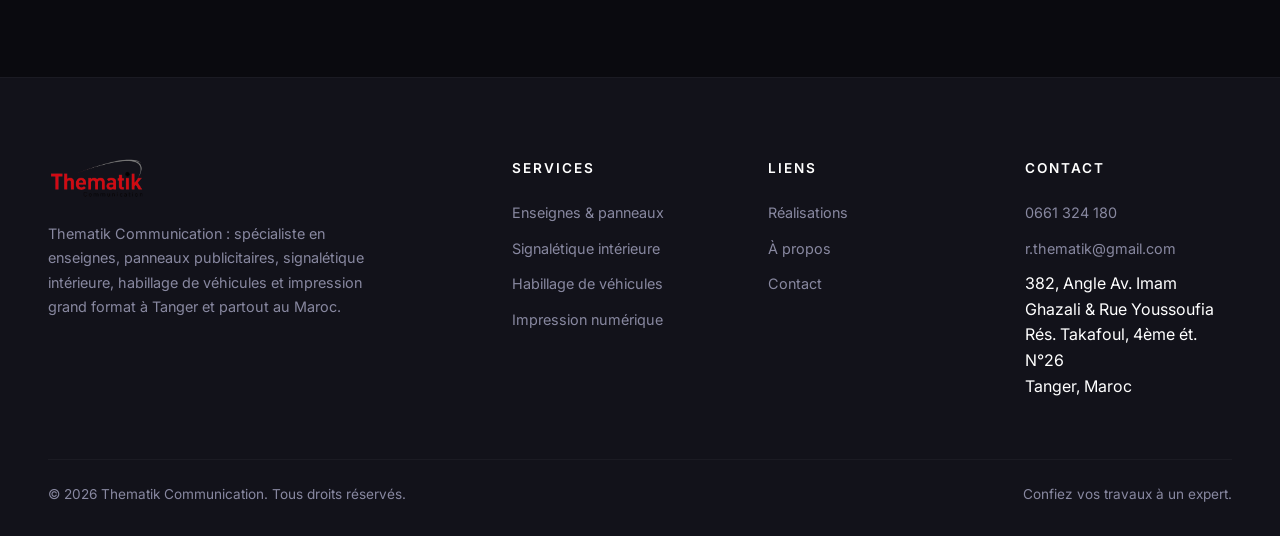
<file: services.html>
<!DOCTYPE html>
<html lang="fr">
<head>
  <meta charset="UTF-8" />
  <meta name="viewport" content="width=device-width, initial-scale=1.0" />
  <title>Nos Services — Thematik Communication | Enseignes, Panneaux, Signalétique, Habillage & Impression à Tanger</title>
  <meta name="description" content="Découvrez les 12 services Thematik Communication à Tanger : enseignes en drapeaux, panneaux bipôles géants, signalétique intérieure, habillage de véhicules, impression numérique et plus. Confiez vos travaux à un expert." />
  <link rel="preconnect" href="https://fonts.googleapis.com" />
  <link rel="preconnect" href="https://fonts.gstatic.com" crossorigin />
  <link href="https://fonts.googleapis.com/css2?family=Inter:wght@400;500;600;700;800&display=swap" rel="stylesheet" />
  <link rel="stylesheet" href="css/styles.css" />
</head>
<body>

  <!-- ===== HEADER ===== -->
  <header class="header">
    <div class="container">
      <a href="index.html" class="logo"><img src="img/logo.png" alt="Thématik"></a>
      <nav class="nav">
        <ul>
          <li><a href="index.html">Accueil</a></li>
          <li><a href="services.html" class="active">Services</a></li>
          <li><a href="realisations.html">Réalisations</a></li>
          <li><a href="about.html">À propos</a></li>
          <li><a href="contact.html">Contact</a></li>
        </ul>
      </nav>
      <button class="menu-toggle" aria-label="Menu">☰</button>
    </div>
  </header>

  <!-- ===== PAGE HERO ===== -->
  <section class="page-hero">
    <div class="container text-center">
      <div class="reveal">
        <span class="section-label" style="justify-content: center;">Confiez vos travaux à un expert.</span>
      </div>
      <h1 class="section-title reveal delay-1">12 services de signalétique<br />pour votre communication visuelle</h1>
      <p class="section-text reveal delay-2" style="margin: 0 auto; max-width: 580px;">
        De l'enseigne lumineuse au panneau de chantier, de la signalétique intérieure à l'habillage de véhicules : chaque prestation est conçue, fabriquée et installée par nos équipes pour un résultat professionnel et durable.
      </p>
    </div>
  </section>

  <!-- ===== SERVICES SECTION ===== -->
  <section class="section">

    <!-- Groupe 1: Enseignes & Panneaux -->
    <div class="container" style="margin-bottom: 60px;">
      <div class="reveal" style="margin-bottom: 24px; display: flex; align-items: center; gap: 14px;">
        <span style="width: 3px; height: 28px; background: var(--accent); border-radius: 2px;"></span>
        <div>
          <span style="font-size: 0.7rem; font-weight: 600; letter-spacing: 3px; text-transform: uppercase; color: var(--accent);">Catégorie</span>
          <h2 style="font-size: 1.6rem; font-weight: 700; color: var(--white);">Enseignes &amp; Panneaux Publicitaires</h2>
        </div>
      </div>
      <div class="services-grid">
        <div class="service-card reveal">
          <img class="service-card-img" src="" alt="" loading="lazy" data-category="panneaux-sol-geants" />
          <div class="service-card-gradient"></div>
          <div class="service-card-body">
            <h3>Panneaux bipôles géants</h3>
          </div>
        </div>
        <div class="service-card reveal delay-1">
          <img class="service-card-img" src="" alt="" loading="lazy" data-category="panneaux-toiture" />
          <div class="service-card-gradient"></div>
          <div class="service-card-body">
            <h3>Panneaux sur toiture</h3>
          </div>
        </div>
      </div>
    </div>

    <!-- Groupe 2: Signalétique & Agencement -->
    <div class="container" style="margin-bottom: 60px;">
      <div class="reveal" style="margin-bottom: 24px; display: flex; align-items: center; gap: 14px;">
        <span style="width: 3px; height: 28px; background: var(--accent); border-radius: 2px;"></span>
        <div>
          <span style="font-size: 0.7rem; font-weight: 600; letter-spacing: 3px; text-transform: uppercase; color: var(--accent);">Catégorie</span>
          <h2 style="font-size: 1.6rem; font-weight: 700; color: var(--white);">Signalétique &amp; Agencement Commercial</h2>
        </div>
      </div>
      <div class="services-grid">
        <div class="service-card reveal">
          <img class="service-card-img" src="" alt="" loading="lazy" data-category="signaletique-interieure" />
          <div class="service-card-gradient"></div>
          <div class="service-card-body">
            <h3>Signalétique intérieure</h3>
          </div>
        </div>
        <div class="service-card reveal delay-1">
          <img class="service-card-img" src="" alt="" loading="lazy" data-category="presentoirs" />
          <div class="service-card-gradient"></div>
          <div class="service-card-body">
            <h3>Totems en découpe</h3>
          </div>
        </div>
        <div class="service-card reveal delay-2">
          <img class="service-card-img" src="" alt="" loading="lazy" data-category="palissades" />
          <div class="service-card-gradient"></div>
          <div class="service-card-body">
            <h3>Palissades</h3>
          </div>
        </div>
      </div>
      <div class="services-grid" style="margin-top: 24px;">
        <div class="service-card reveal">
          <img class="service-card-img" src="" alt="" loading="lazy" data-category="stands" />
          <div class="service-card-gradient"></div>
          <div class="service-card-body">
            <h3>Stands</h3>
          </div>
        </div>
        <div class="service-card reveal delay-1">
          <img class="service-card-img" src="" alt="" loading="lazy" data-category="totems" />
          <div class="service-card-gradient"></div>
          <div class="service-card-body">
            <h3>Totems géants</h3>
          </div>
        </div>
        <div class="service-card reveal delay-2">
          <img class="service-card-img" src="" alt="" loading="lazy" data-category="bureau-vente" />
          <div class="service-card-gradient"></div>
          <div class="service-card-body">
            <h3>Habillage de façade de showroom</h3>
          </div>
        </div>
      </div>
    </div>

    <!-- Groupe 3: Habillage -->
    <div class="container" style="margin-bottom: 60px;">
      <div class="reveal" style="margin-bottom: 24px; display: flex; align-items: center; gap: 14px;">
        <span style="width: 3px; height: 28px; background: var(--accent); border-radius: 2px;"></span>
        <div>
          <span style="font-size: 0.7rem; font-weight: 600; letter-spacing: 3px; text-transform: uppercase; color: var(--accent);">Catégorie</span>
          <h2 style="font-size: 1.6rem; font-weight: 700; color: var(--white);">Habillage &amp; Covering</h2>
        </div>
      </div>
      <div class="services-grid">
        <div class="service-card reveal">
          <img class="service-card-img" src="" alt="" loading="lazy" data-category="habillage-vehicules" />
          <div class="service-card-gradient"></div>
          <div class="service-card-body">
            <h3>Habillage de véhicules</h3>
          </div>
        </div>
        <div class="service-card reveal delay-1">
          <img class="service-card-img" src="" alt="" loading="lazy" data-category="habillage-magasins" />
          <div class="service-card-gradient"></div>
          <div class="service-card-body">
            <h3>Habillage de magasin</h3>
          </div>
        </div>
        <div class="service-card reveal delay-2">
          <img class="service-card-img" src="" alt="" loading="lazy" data-category="impression-numerique" />
          <div class="service-card-gradient"></div>
          <div class="service-card-body">
            <h3>Impression numérique</h3>
          </div>
        </div>
      </div>
    </div>

    <!-- Groupe 4: Design -->
    <div class="container">
      <div class="reveal" style="margin-bottom: 24px; display: flex; align-items: center; gap: 14px;">
        <span style="width: 3px; height: 28px; background: var(--accent); border-radius: 2px;"></span>
        <div>
          <span style="font-size: 0.7rem; font-weight: 600; letter-spacing: 3px; text-transform: uppercase; color: var(--accent);">Catégorie</span>
          <h2 style="font-size: 1.6rem; font-weight: 700; color: var(--white);">Design &amp; Identité Visuelle</h2>
        </div>
      </div>
      <div class="services-grid">
        <div class="service-card reveal delay-1">
          <img class="service-card-img" src="" alt="" loading="lazy" data-category="panneaux-affichage" />
          <div class="service-card-gradient"></div>
          <div class="service-card-body">
            <h3>Affichage mural géant</h3>
          </div>
        </div>

      </div>
    </div>

  </section>

  <!-- ===== PROCESS ===== -->
  <section class="section" style="background: var(--dark);">
    <div class="container text-center">
      <div class="reveal">
        <span class="section-label" style="justify-content: center;">Notre méthode de travail</span>
        <h2 class="section-title">Un projet, un processus, une équipe</h2>
        <p class="section-text" style="margin: 0 auto 60px; max-width: 540px;">De la première idée à la livraison finale, chaque étape est maîtrisée pour garantir un résultat conforme à vos attentes.</p>
      </div>
      <div class="process">
        <div class="process-item reveal">
          <div class="process-num">1</div>
          <h3>Consultation</h3>
          <p>Analyse de vos besoins, visite sur site si nécessaire et conseil personnalisé sur les solutions les mieux adaptées à votre projet.</p>
        </div>
        <div class="process-item reveal delay-1">
          <div class="process-num">2</div>
          <h3>Devis &amp; validation</h3>
          <p>Proposition détaillée et transparente, choix des matériaux et des finitions. Devis gratuit sous 24h.</p>
        </div>
        <div class="process-item reveal delay-2">
          <div class="process-num">3</div>
          <h3>Conception &amp; validation</h3>
          <p>Création graphique et technique, maquettes 3D, BAT. Vous validez chaque étape avant le lancement en production.</p>
        </div>
        <div class="process-item reveal delay-3">
          <div class="process-num">4</div>
          <h3>Fabrication</h3>
          <p>Production dans nos ateliers sur équipements professionnels. Contrôle qualité à chaque étape : impression, découpe, assemblage, finition.</p>
        </div>
        <div class="process-item reveal delay-4">
          <div class="process-num">5</div>
          <h3>Installation &amp; livraison</h3>
          <p>Pose par nos techniciens certifiés, respect des normes de sécurité. Nettoyage et finitions inclus avant la livraison finale.</p>
        </div>
        <div class="process-item reveal delay-5">
          <div class="process-num">6</div>
          <h3>Suivi &amp; SAV</h3>
          <p>Service après-vente réactif, maintenance préventive et corrective. Nous restons à votre disposition après l'installation.</p>
        </div>
      </div>
    </div>
  </section>

  <!-- ===== FAQ ===== -->
  <section class="section">
    <div class="container text-center">
      <div class="reveal">
        <span class="section-label" style="justify-content: center;">Questions fréquentes</span>
        <h2 class="section-title">Tout ce que vous devez savoir</h2>
      </div>
      <div style="max-width: 720px; margin: 40px auto 0; text-align: left;">
        <div class="reveal" style="margin-bottom: 24px; padding: 20px; background: var(--dark); border-radius: 12px;">
          <h3 style="color: var(--white); font-size: 1rem; margin-bottom: 6px;">Pouvez-vous créer le design de mon projet ?</h3>
          <p style="color: var(--gray); font-size: 0.9rem;">Oui, notre équipe de designers graphiques conçoit votre projet de A à Z, du brief à la validation finale. Nous pouvons également travailler à partir de votre charte graphique existante ou de vos fichiers prêts à imprimer.</p>
        </div>
        <div class="reveal delay-1" style="margin-bottom: 24px; padding: 20px; background: var(--dark); border-radius: 12px;">
          <h3 style="color: var(--white); font-size: 1rem; margin-bottom: 6px;">Proposez-vous l'installation de vos produits ?</h3>
          <p style="color: var(--gray); font-size: 0.9rem;">Oui, l'installation est incluse dans toutes nos prestations. Nos techniciens se déplacent partout au Maroc pour poser vos enseignes, panneaux, habillages et supports de communication.</p>
        </div>
        <div class="reveal delay-2" style="margin-bottom: 24px; padding: 20px; background: var(--dark); border-radius: 12px;">
          <h3 style="color: var(--white); font-size: 1rem; margin-bottom: 6px;">Combien de temps prend la fabrication d'une enseigne ?</h3>
          <p style="color: var(--gray); font-size: 0.9rem;">Comptez 2 à 3 semaines en moyenne de la validation du BAT à l'installation. Ce délai peut varier selon la complexité du projet, les matériaux choisis et les finitions demandées. Nous vous communiquons un calendrier précis dès le devis.</p>
        </div>
        <div class="reveal delay-3" style="margin-bottom: 24px; padding: 20px; background: var(--dark); border-radius: 12px;">
          <h3 style="color: var(--white); font-size: 1rem; margin-bottom: 6px;">Quels matériaux utilisez-vous pour les panneaux extérieurs ?</h3>
          <p style="color: var(--gray); font-size: 0.9rem;">Nous travaillons principalement l'aluminium composite (Dibond), le PVC expansé, l'acrylique et le verre feuilleté. Chaque matériau est sélectionné en fonction de l'exposition, de la durée de vie souhaitée et de votre budget.</p>
        </div>
        <div class="reveal delay-4" style="margin-bottom: 24px; padding: 20px; background: var(--dark); border-radius: 12px;">
          <h3 style="color: var(--white); font-size: 1rem; margin-bottom: 6px;">Pouvez-vous gérer des projets de grande envergure ?</h3>
          <p style="color: var(--gray); font-size: 0.9rem;">Oui, nous réalisons des projets pour des enseignes nationales et des grands comptes. Nos ateliers et notre équipe nous permettent de produire et installer en volumes, dans des délais maîtrisés et avec une qualité constante.</p>
        </div>
        <div class="reveal delay-5" style="margin-bottom: 24px; padding: 20px; background: var(--dark); border-radius: 12px;">
          <h3 style="color: var(--white); font-size: 1rem; margin-bottom: 6px;">Quelle est la durée de vie d'un habillage de véhicule ?</h3>
          <p style="color: var(--gray); font-size: 0.9rem;">Nos films de covering ont une durée de vie de 3 à 7 ans selon la gamme choisie, l'exposition aux UV et l'entretien. Nous utilisons des films haute performance auprès de fournisseurs reconnus, avec garantie fabricant.</p>
        </div>
      </div>
    </div>
  </section>

  <!-- ===== CTA ===== -->
  <section class="section text-center">
    <div class="container reveal" style="max-width: 600px; margin: 0 auto;">
      <span class="section-label" style="justify-content: center;">Vous avez un projet en tête ?</span>
      <h2 class="section-title">Confiez vos travaux à un expert</h2>
      <p class="section-text" style="margin: 0 auto 40px;">Devis gratuit et sans engagement. Réponse sous 24h. Décrivez-nous votre projet et nous vous proposons la solution la mieux adaptée.</p>
      <a href="contact.html" class="btn btn-primary">&rarr; Demander un devis</a>
    </div>
  </section>

  <!-- ===== FOOTER ===== -->
  <footer class="footer">
    <div class="container">
      <div class="footer-grid">
        <div class="footer-brand">
          <a href="index.html" class="logo"><img src="img/logo.png" alt="Thématik"></a>
          <p>Thematik Communication : spécialiste en enseignes, panneaux publicitaires, signalétique intérieure, habillage de véhicules et impression grand format à Tanger et partout au Maroc.</p>
        </div>
        <div>
          <h4>Services</h4>
          <ul>
            <li><a href="services.html">Enseignes &amp; panneaux</a></li>
            <li><a href="services.html">Signalétique intérieure</a></li>
            <li><a href="services.html">Habillage de véhicules</a></li>
            <li><a href="services.html">Impression numérique</a></li>
          </ul>
        </div>
        <div>
          <h4>Liens</h4>
          <ul>
            <li><a href="realisations.html">Réalisations</a></li>
            <li><a href="about.html">À propos</a></li>
            <li><a href="contact.html">Contact</a></li>
          </ul>
        </div>
        <div>
          <h4>Contact</h4>
          <ul>
            <li><a href="tel:+212661324180">0661 324 180</a></li>
            <li><a href="mailto:r.thematik@gmail.com">r.thematik@gmail.com</a></li>
            <li>382, Angle Av. Imam Ghazali &amp; Rue Youssoufia<br />Rés. Takafoul, 4&egrave;me &eacute;t. N&deg;26<br />Tanger, Maroc</li>
          </ul>
        </div>
      </div>
      <div class="footer-bottom">
        <span>&copy; 2026 Thematik Communication. Tous droits réservés.</span>
        <span>Confiez vos travaux à un expert.</span>
      </div>
    </div>
  </footer>

  <a href="https://wa.me/212661324180" class="whatsapp-float" target="_blank" rel="noopener" aria-label="WhatsApp">&#x1F4AC;</a>

  <script src="js/data.js"></script>
  <script src="js/main.js"></script>
</body>
</html>
</file>
<file: css/styles.css>
/* ============================================
   THÉMATIK v2 — AWARD-LEVEL UI
   Communication Visuelle · Impression · Signalétique
   ============================================ */

/* --- Variables --- */
:root {
  --black: #0a0a0f;
  --dark: #12121a;
  --dark2: #1a1a28;
  --accent: #e63946;
  --accent2: #ff6b6b;
  --gold: #f0a500;
  --white: #ffffff;
  --offwhite: #f5f0eb;
  --gray: #8888a0;
  --lightgray: #e0dcd5;
  --font: 'Inter', -apple-system, BlinkMacSystemFont, 'Segoe UI', sans-serif;
  --maxw: 1240px;
  --header-h: 72px;
  --transition: 0.4s cubic-bezier(0.22, 1, 0.36, 1);
  --ease-out: cubic-bezier(0.22, 1, 0.36, 1);
}

/* --- Reset --- */
*, *::before, *::after { box-sizing: border-box; margin: 0; padding: 0; }
html { scroll-behavior: smooth; -webkit-font-smoothing: antialiased; }
body {
  font-family: var(--font);
  color: var(--white);
  background: var(--black);
  line-height: 1.6;
  overflow-x: hidden;
}
img { max-width: 100%; height: auto; display: block; }
a { text-decoration: none; color: inherit; }
ul { list-style: none; }

.container {
  width: 100%;
  max-width: var(--maxw);
  margin: 0 auto;
  padding: 0 28px;
}

.section {
  padding: 120px 0;
  position: relative;
}

.section-label {
  display: inline-flex;
  align-items: center;
  gap: 10px;
  font-size: 0.75rem;
  font-weight: 600;
  letter-spacing: 4px;
  text-transform: uppercase;
  color: var(--accent);
  margin-bottom: 20px;
  position: relative;
}
.section-label::before {
  content: '';
  width: 30px;
  height: 2px;
  background: var(--accent);
}

.section-title {
  font-size: 3.2rem;
  font-weight: 800;
  line-height: 1.08;
  letter-spacing: -1.5px;
  margin-bottom: 20px;
}

.section-text {
  font-size: 1.1rem;
  color: var(--gray);
  max-width: 600px;
  line-height: 1.7;
}

.text-center { text-align: center; }
.text-center .section-text { margin: 0 auto; }

/* --- BUTTONS --- */
.btn {
  display: inline-flex;
  align-items: center;
  gap: 10px;
  padding: 16px 36px;
  border-radius: 100px;
  font-size: 0.9rem;
  font-weight: 600;
  font-family: var(--font);
  border: none;
  cursor: pointer;
  transition: all 0.4s var(--ease-out);
  position: relative;
  overflow: hidden;
}
.btn::after {
  content: '';
  position: absolute;
  inset: 0;
  border-radius: 100px;
  opacity: 0;
  transition: opacity 0.4s;
}
.btn-primary {
  background: var(--accent);
  color: var(--white);
}
.btn-primary:hover {
  transform: translateY(-3px) scale(1.02);
  box-shadow: 0 20px 50px rgba(230,57,70,0.35);
}
.btn-outline {
  background: transparent;
  color: var(--white);
  border: 2px solid rgba(255,255,255,0.25);
}
.btn-outline:hover {
  border-color: var(--white);
  background: rgba(255,255,255,0.08);
  transform: translateY(-3px);
}
.btn-white {
  background: var(--white);
  color: var(--black);
}
.btn-white:hover {
  transform: translateY(-3px);
  box-shadow: 0 20px 50px rgba(255,255,255,0.15);
}
.btn-whatsapp {
  background: #25d366;
  color: var(--white);
}
.btn-whatsapp:hover {
  transform: translateY(-3px) scale(1.02);
  box-shadow: 0 20px 50px rgba(37,211,102,0.35);
}
.btn-group { display: flex; flex-wrap: wrap; gap: 16px; }

/* --- HEADER --- */
.header {
  position: fixed;
  top: 0; left: 0; right: 0;
  height: var(--header-h);
  z-index: 1000;
  transition: all 0.5s var(--ease-out);
}
.header::before {
  content: '';
  position: absolute;
  inset: 0;
  background: rgba(10,10,15,0.55);
  backdrop-filter: blur(16px);
  -webkit-backdrop-filter: blur(16px);
  border-bottom: 1px solid rgba(255,255,255,0.06);
  opacity: 1;
  transition: all 0.5s var(--ease-out);
}
.header.scrolled::before {
  background: rgba(10,10,15,0.92);
  backdrop-filter: blur(24px);
  -webkit-backdrop-filter: blur(24px);
  border-bottom-color: rgba(255,255,255,0.08);
}
.header .container {
  display: flex;
  align-items: center;
  justify-content: space-between;
  height: 100%;
  position: relative;
  z-index: 1;
}
.logo {
  display: flex;
  align-items: center;
}
.logo img {
  height: 40px;
  width: auto;
}
.nav ul { display: flex; gap: 36px; }
.nav a {
  font-size: 0.85rem;
  font-weight: 500;
  color: rgba(255,255,255,0.7);
  position: relative;
  padding: 4px 0;
  transition: color 0.3s;
}
.nav a::after {
  content: '';
  position: absolute;
  bottom: -2px; left: 0;
  width: 0; height: 2px;
  background: var(--accent);
  transition: width 0.4s var(--ease-out);
}
.nav a:hover, .nav a.active { color: var(--white); }
.nav a:hover::after, .nav a.active::after { width: 100%; }
.nav a.active { color: var(--accent); }

.menu-toggle {
  display: none;
  background: none;
  border: none;
  font-size: 1.8rem;
  cursor: pointer;
  color: var(--white);
  padding: 8px;
  line-height: 1;
  z-index: 2;
}

/* --- HERO (CINEMA) --- */
.hero {
  position: relative;
  min-height: 88vh;
  display: flex;
  align-items: center;
  overflow: hidden;
}
.hero-slider {
  position: absolute;
  inset: 0;
  z-index: 0;
}
.hero-slide {
  position: absolute;
  inset: 0;
  opacity: 0;
  transition: opacity 1.5s var(--ease-out);
}
.hero-slide.active { opacity: 1; }
.hero-slide img, .hero-slide video {
  width: 100%; height: 100%;
  object-fit: cover;
}
.hero-overlay {
  position: absolute;
  inset: 0;
  background: linear-gradient(135deg, 
    rgba(10,10,15,0.92) 0%, 
    rgba(10,10,15,0.82) 25%, 
    rgba(10,10,15,0.35) 55%, 
    rgba(10,10,15,0.65) 100%);
  z-index: 1;
}
.hero .container {
  position: relative;
  z-index: 2;
}
.hero-content {
  max-width: 700px;
  padding-left: 20px;
  position: relative;
}
.hero-content::before {
  content: '';
  position: absolute;
  left: -60px;
  top: -80px;
  width: 130%;
  height: 180%;
  background: radial-gradient(ellipse 600px 400px at left 20% center, rgba(10,10,15,0.75) 0%, transparent 70%);
  z-index: -1;
  pointer-events: none;
}
.hero-brand {
  margin-bottom: 28px;
}
.hero-brand-name {
  font-size: 1.4rem;
  font-weight: 800;
  letter-spacing: -0.5px;
  color: var(--white);
  display: block;
}
.hero-brand-name .accent { color: var(--accent); }
.hero-brand-tagline {
  font-size: 0.7rem;
  font-weight: 500;
  letter-spacing: 3px;
  text-transform: uppercase;
  color: rgba(255,255,255,0.4);
  display: block;
  margin-top: 4px;
}
.hero-title {
  font-size: 4rem;
  font-weight: 800;
  line-height: 1.12;
  letter-spacing: -1.5px;
  color: var(--white);
  margin-bottom: 20px;
}
.hero-title .accent { color: var(--accent); }
.hero-text {
  font-size: 1.1rem;
  color: rgba(255,255,255,0.6);
  line-height: 1.7;
  margin-bottom: 36px;
  max-width: 520px;
}

/* --- TRUST BAND (below hero) --- */
.trust-band {
  padding: 28px 0;
  background: transparent;
  position: relative;
  z-index: 2;
  margin-top: -1px;
}
.trust-band-inner {
  display: flex;
  flex-wrap: wrap;
  justify-content: center;
  gap: 10px;
}
.trust-badge {
  display: inline-flex;
  align-items: center;
  gap: 6px;
  padding: 8px 18px;
  border-radius: 100px;
  font-size: 0.75rem;
  font-weight: 500;
  color: rgba(255,255,255,0.7);
  background: rgba(255,255,255,0.05);
  border: 1px solid rgba(255,255,255,0.08);
  letter-spacing: 0.3px;
  transition: all 0.3s var(--ease-out);
}
.trust-badge::before {
  content: '✓';
  color: var(--accent);
  font-weight: 700;
  font-size: 0.65rem;
}
.trust-badge:hover {
  background: rgba(230,57,70,0.1);
  border-color: rgba(230,57,70,0.25);
  color: var(--white);
}
.trust-badge.highlight {
  background: rgba(230,57,70,0.12);
  border-color: rgba(230,57,70,0.2);
  color: var(--accent);
  font-weight: 600;
}

/* --- SERVICE MINI CARDS (17 categories) --- */
.services-preview .section-title {
  font-size: 2.6rem;
}
.service-mini-grid {
  display: grid;
  grid-template-columns: repeat(4, 1fr);
  gap: 12px;
}
.service-mini-card {
  position: relative;
  border-radius: 12px;
  overflow: hidden;
  height: 230px;
  display: flex;
  align-items: flex-end;
  cursor: pointer;
  transition: all 0.5s var(--ease-out);
}
.service-mini-card img {
  position: absolute;
  inset: 0;
  width: 100%;
  height: 100%;
  object-fit: cover;
  transition: transform 0.7s var(--ease-out);
}
.service-mini-card:hover img { transform: scale(1.07); }
.service-mini-card .mini-overlay {
  position: absolute;
  inset: 0;
  background: linear-gradient(to top, rgba(10,10,15,0.92) 0%, rgba(10,10,15,0.4) 60%, rgba(10,10,15,0.1) 100%);
  z-index: 1;
  transition: opacity 0.4s;
}
.service-mini-card:hover .mini-overlay {
  background: linear-gradient(to top, rgba(230,57,70,0.8) 0%, rgba(10,10,15,0.5) 70%, rgba(10,10,15,0.1) 100%);
}
.service-mini-card .mini-body {
  position: relative;
  z-index: 2;
  padding: 20px 20px 18px;
  width: 100%;
}
.service-mini-card h3 {
  font-size: 1rem;
  font-weight: 700;
  color: var(--white);
  margin-bottom: 3px;
}
.service-mini-card .mini-link {
  display: inline-flex;
  align-items: center;
  gap: 4px;
  font-size: 0.7rem;
  font-weight: 600;
  color: var(--accent);
  text-transform: uppercase;
  letter-spacing: 0.5px;
  transition: gap 0.3s;
  opacity: 0;
  transform: translateY(4px);
  transition: all 0.3s var(--ease-out);
}
.service-mini-card:hover .mini-link {
  opacity: 1;
  transform: translateY(0);
}

/* --- HERO TEXT READABILITY: extra gradient behind text --- */
.hero-text-gradient {
  position: absolute;
  left: -40px;
  top: -60px;
  width: 120%;
  height: 150%;
  background: radial-gradient(ellipse 650px 450px at left 25% center, rgba(10,10,15,0.7) 0%, transparent 70%);
  pointer-events: none;
  z-index: -1;
}

/* Scroll indicator */
.scroll-indicator {
  position: absolute;
  bottom: 40px;
  left: 50%;
  transform: translateX(-50%);
  z-index: 3;
  display: flex;
  flex-direction: column;
  align-items: center;
  gap: 8px;
  color: rgba(255,255,255,0.4);
  font-size: 0.7rem;
  letter-spacing: 3px;
  text-transform: uppercase;
  animation: fadeInUp 2s 1s both;
}
.scroll-mouse {
  width: 26px;
  height: 40px;
  border: 2px solid rgba(255,255,255,0.3);
  border-radius: 13px;
  position: relative;
}
.scroll-mouse::after {
  content: '';
  position: absolute;
  top: 7px; left: 50%;
  transform: translateX(-50%);
  width: 3px; height: 10px;
  background: var(--accent);
  border-radius: 2px;
  animation: scrollDot 2s infinite;
}
@keyframes scrollDot {
  0% { transform: translateX(-50%) translateY(0); opacity: 1; }
  100% { transform: translateX(-50%) translateY(16px); opacity: 0; }
}
@keyframes fadeInUp {
  from { opacity: 0; transform: translateX(-50%) translateY(20px); }
  to { opacity: 1; transform: translateX(-50%) translateY(0); }
}
@keyframes heroFadeUp {
  from { opacity: 0; transform: translateY(40px); }
  to { opacity: 1; transform: translateY(0); }
}
@keyframes heroSlideUp {
  from { opacity: 0; transform: translateY(30px); }
  to { opacity: 1; transform: translateY(0); }
}
@keyframes btnSlideIn {
  from { opacity: 0; transform: translateY(20px); }
  to { opacity: 1; transform: translateY(0); }
}
@keyframes subtlePulse {
  0%, 100% { transform: translateX(-50%) translateY(0); }
  50% { transform: translateX(-50%) translateY(4px); }
}

/* --- PARALLAX SECTION --- */
.parallax-section {
  position: relative;
  overflow: hidden;
  min-height: 500px;
  display: flex;
  align-items: center;
}
.parallax-bg {
  position: absolute;
  inset: -20% 0;
  z-index: 0;
  will-change: transform;
}
.parallax-bg img {
  width: 100%;
  height: 100%;
  object-fit: cover;
}
.parallax-overlay {
  position: absolute;
  inset: 0;
  background: linear-gradient(135deg, rgba(10,10,15,0.85) 0%, rgba(10,10,15,0.4) 100%);
  z-index: 1;
}
.parallax-section .container {
  position: relative;
  z-index: 2;
}

/* --- PAGE HERO (inner) --- */
.page-hero {
  position: relative;
  padding: 160px 0 80px;
  background: var(--dark);
  overflow: hidden;
}
.page-hero::before {
  content: '';
  position: absolute;
  top: -30%;
  right: -10%;
  width: 600px; height: 600px;
  border-radius: 50%;
  background: radial-gradient(circle, rgba(230,57,70,0.12) 0%, transparent 70%);
  pointer-events: none;
}
.page-hero .section-title { font-size: 3.8rem; }
.page-hero .section-text { margin: 0 auto; color: rgba(255,255,255,0.55); }

/* --- SERVICE CARD (CINEMA STYLE) --- */
.service-card {
  position: relative;
  border-radius: 16px;
  overflow: hidden;
  cursor: pointer;
  height: 420px;
  display: flex;
  align-items: flex-end;
}
.service-card img {
  position: absolute;
  inset: 0;
  width: 100%;
  height: 100%;
  object-fit: cover;
  transition: transform 0.8s var(--ease-out);
}
.service-card:hover img { transform: scale(1.08); }
.service-card-gradient {
  position: absolute;
  inset: 0;
  background: linear-gradient(to top, rgba(10,10,15,0.9) 0%, rgba(10,10,15,0.1) 60%, transparent 100%);
  z-index: 1;
  transition: opacity 0.4s;
}
.service-card:hover .service-card-gradient {
  background: linear-gradient(to top, rgba(230,57,70,0.85) 0%, rgba(10,10,15,0.2) 70%, transparent 100%);
}
.service-card-body {
  position: relative;
  z-index: 2;
  padding: 40px;
  width: 100%;
  transform: translateY(20px);
  transition: transform 0.5s var(--ease-out);
}
.service-card:hover .service-card-body { transform: translateY(0); }
.service-card h3 {
  font-size: 1.4rem;
  font-weight: 700;
  margin-bottom: 6px;
}
.service-card p {
  font-size: 0.9rem;
  color: rgba(255,255,255,0.65);
  max-width: 380px;
  line-height: 1.6;
  opacity: 0;
  transform: translateY(10px);
  transition: all 0.4s var(--ease-out) 0.1s;
}
.service-card:hover p { opacity: 1; transform: translateY(0); }

.services-grid {
  display: grid;
  grid-template-columns: repeat(3, 1fr);
  gap: 20px;
}

/* --- PORTFOLIO --- */
.filter-bar {
  display: flex;
  flex-wrap: wrap;
  justify-content: center;
  gap: 8px;
  margin-bottom: 50px;
}
.filter-btn {
  padding: 12px 28px;
  border-radius: 100px;
  border: 1.5px solid rgba(255,255,255,0.12);
  background: transparent;
  font-size: 0.85rem;
  font-weight: 500;
  cursor: pointer;
  transition: all 0.4s var(--ease-out);
  font-family: var(--font);
  color: rgba(255,255,255,0.6);
}
.filter-btn:hover {
  border-color: var(--accent);
  color: var(--white);
  background: rgba(230,57,70,0.08);
}
.filter-btn.active {
  background: var(--accent);
  border-color: var(--accent);
  color: var(--white);
  box-shadow: 0 8px 30px rgba(230,57,70,0.3);
}

/* --- CATEGORY HERO (filtered view) --- */
.category-hero {
  position: relative;
  width: 100%;
  height: 360px;
  border-radius: 16px;
  overflow: hidden;
  margin-bottom: 32px;
}
.category-hero-bg {
  position: relative;
  width: 100%;
  height: 100%;
}
.category-hero-img {
  width: 100%;
  height: 100%;
  object-fit: cover;
  display: block;
}
.category-hero-overlay {
  position: absolute;
  inset: 0;
  background: linear-gradient(135deg, rgba(0,0,0,0.82) 0%, rgba(0,0,0,0.15) 60%, transparent 100%);
  display: flex;
  flex-direction: column;
  justify-content: flex-end;
  padding: 40px;
}
.category-hero-label {
  font-size: 0.7rem;
  font-weight: 600;
  letter-spacing: 3px;
  text-transform: uppercase;
  color: var(--accent);
  margin-bottom: 8px;
}
.category-hero-title {
  font-size: 2.4rem;
  font-weight: 800;
  color: var(--white);
  margin: 0 0 6px;
}
.category-hero-desc {
  font-size: 1rem;
  color: rgba(255,255,255,0.7);
  margin: 0;
  max-width: 500px;
}
@media (max-width: 768px) {
  .category-hero { height: 240px; }
  .category-hero-overlay { padding: 24px; }
  .category-hero-title { font-size: 1.6rem; }
  .category-hero-desc { font-size: 0.85rem; }
}

.masonry {
  display: grid;
  grid-template-columns: repeat(3, 1fr);
  gap: 12px;
}
.masonry-item {
  position: relative;
  border-radius: 12px;
  overflow: hidden;
  cursor: pointer;
  transition: all 0.5s var(--ease-out);
  aspect-ratio: 4 / 3;
}
.masonry-item img {
  width: 100%; height: 100%;
  object-fit: cover;
  transition: transform 0.8s var(--ease-out);
}
.masonry-item:hover img { transform: scale(1.08); }
.masonry-item.hidden { display: none; }

/* Load more */
.load-more-wrap { text-align: center; margin-top: 50px; }

/* --- LIGHTBOX --- */
.lightbox {
  position: fixed;
  inset: 0;
  background: rgba(0,0,0,0.97);
  z-index: 2000;
  display: flex;
  align-items: center;
  justify-content: center;
  opacity: 0;
  pointer-events: none;
  transition: opacity 0.5s;
}
.lightbox.open { opacity: 1; pointer-events: all; }
.lightbox-inner {
  position: relative;
  max-width: 85vw;
  max-height: 85vh;
}
.lightbox-inner img {
  max-width: 85vw;
  max-height: 85vh;
  object-fit: contain;
  border-radius: 8px;
  transform: scale(0.95);
  transition: transform 0.5s var(--ease-out);
}
.lightbox.open .lightbox-inner img { transform: scale(1); }
.lightbox-close {
  position: absolute;
  top: -50px;
  right: 0;
  background: none;
  border: none;
  color: rgba(255,255,255,0.6);
  font-size: 2.5rem;
  cursor: pointer;
  transition: color 0.3s;
  line-height: 1;
}
.lightbox-close:hover { color: var(--white); }
.lightbox-nav {
  position: absolute;
  top: 50%;
  transform: translateY(-50%);
  background: rgba(255,255,255,0.06);
  border: 1px solid rgba(255,255,255,0.1);
  color: var(--white);
  font-size: 1.5rem;
  width: 56px;
  height: 56px;
  border-radius: 50%;
  cursor: pointer;
  transition: all 0.3s;
  display: flex;
  align-items: center;
  justify-content: center;
  backdrop-filter: blur(10px);
}
.lightbox-nav:hover { background: rgba(255,255,255,0.12); transform: translateY(-50%) scale(1.05); }
.lightbox-nav.prev { left: -80px; }
.lightbox-nav.next { right: -80px; }
.lightbox-counter {
  position: absolute;
  bottom: -40px;
  left: 50%;
  transform: translateX(-50%);
  color: rgba(255,255,255,0.4);
  font-size: 0.9rem;
  letter-spacing: 2px;
}

/* --- STATS --- */
.stats-grid {
  display: grid;
  grid-template-columns: repeat(4, 1fr);
  gap: 30px;
}
.stat-item { text-align: center; }
.stat-number {
  font-size: 3.5rem;
  font-weight: 800;
  color: var(--white);
  line-height: 1;
  margin-bottom: 6px;
  letter-spacing: -2px;
}
.stat-number .suffix { color: var(--accent); font-size: 1.8rem; }
.stat-label {
  font-size: 0.9rem;
  color: rgba(255,255,255,0.5);
  text-transform: uppercase;
  letter-spacing: 2px;
}

/* --- ABOUT --- */
.about-grid {
  display: grid;
  grid-template-columns: 1fr 1fr;
  gap: 80px;
  align-items: center;
}
.about-visual {
  position: relative;
  border-radius: 16px;
  overflow: hidden;
  box-shadow: 0 40px 80px rgba(0,0,0,0.5);
}
.about-visual img {
  width: 100%;
  height: 520px;
  object-fit: cover;
}
.about-visual::after {
  content: '';
  position: absolute;
  inset: 0;
  border: 1px solid rgba(255,255,255,0.05);
  border-radius: 16px;
  pointer-events: none;
}
.about-content h2 { font-size: 2.2rem; margin-bottom: 20px; }
.about-content p { color: var(--gray); margin-bottom: 16px; line-height: 1.8; }

/* Process */
.process { display: grid; grid-template-columns: repeat(3, 1fr); gap: 24px; margin-top: 60px; }
.process-item {
  padding: 40px 32px;
  border-radius: 16px;
  background: var(--dark2);
  border: 1px solid rgba(255,255,255,0.05);
  text-align: center;
  transition: all 0.4s var(--ease-out);
  position: relative;
}
.process-item:hover {
  transform: translateY(-8px);
  border-color: var(--accent);
  box-shadow: 0 20px 50px rgba(230,57,70,0.1);
}
.process-num {
  width: 56px;
  height: 56px;
  border-radius: 50%;
  background: var(--accent);
  color: var(--white);
  display: flex;
  align-items: center;
  justify-content: center;
  font-weight: 800;
  font-size: 1.3rem;
  margin: 0 auto 20px;
}
.process-item h3 { font-size: 1.2rem; margin-bottom: 10px; }
.process-item p { color: var(--gray); font-size: 0.9rem; line-height: 1.6; }

/* Expertise */
.expertise-grid {
  display: grid;
  grid-template-columns: repeat(3, 1fr);
  gap: 20px;
}
.expertise-item {
  padding: 36px;
  background: var(--dark2);
  border-radius: 12px;
  border: 1px solid rgba(255,255,255,0.04);
  transition: all 0.4s var(--ease-out);
}
.expertise-item:hover {
  transform: translateY(-4px);
  border-color: rgba(230,57,70,0.3);
  box-shadow: 0 10px 40px rgba(0,0,0,0.3);
}
.expertise-item .ico { font-size: 2rem; margin-bottom: 14px; }
.expertise-item h3 { font-size: 1.1rem; margin-bottom: 8px; }
.expertise-item p { color: var(--gray); font-size: 0.9rem; line-height: 1.6; }

/* --- CONTACT --- */
.contact-grid {
  display: grid;
  grid-template-columns: 1fr 1fr;
  gap: 60px;
}
.contact-form {
  background: var(--dark2);
  padding: 48px;
  border-radius: 16px;
  border: 1px solid rgba(255,255,255,0.06);
}
.form-group { margin-bottom: 20px; }
.form-group label {
  display: block;
  font-size: 0.8rem;
  font-weight: 600;
  margin-bottom: 6px;
  color: rgba(255,255,255,0.7);
  text-transform: uppercase;
  letter-spacing: 1px;
}
.form-group input, .form-group textarea, .form-group select {
  width: 100%;
  padding: 16px 20px;
  border: 1.5px solid rgba(255,255,255,0.08);
  border-radius: 10px;
  font-size: 1rem;
  font-family: var(--font);
  transition: all 0.3s;
  background: rgba(255,255,255,0.04);
  color: var(--white);
}
.form-group input:focus, .form-group textarea:focus, .form-group select:focus {
  outline: none;
  border-color: var(--accent);
  background: rgba(255,255,255,0.06);
  box-shadow: 0 0 0 4px rgba(230,57,70,0.1);
}
.form-group textarea { min-height: 140px; resize: vertical; }
.form-group select { appearance: none; background-image: url("data:image/svg+xml,%3Csvg xmlns='http://www.w3.org/2000/svg' width='12' height='8' viewBox='0 0 12 8'%3E%3Cpath fill='white' d='M1 1l5 5 5-5'/%3E%3C/svg%3E"); background-repeat: no-repeat; background-position: right 16px center; }
.form-group select option { background: var(--dark); color: var(--white); }

.contact-info { display: flex; flex-direction: column; gap: 28px; }
.contact-item {
  display: flex;
  align-items: flex-start;
  gap: 18px;
}
.contact-icon {
  width: 52px;
  height: 52px;
  border-radius: 50%;
  background: var(--dark2);
  border: 1px solid rgba(255,255,255,0.06);
  display: flex;
  align-items: center;
  justify-content: center;
  font-size: 1.3rem;
  flex-shrink: 0;
}
.contact-item h4 { font-size: 1rem; margin-bottom: 2px; }
.contact-item p, .contact-item a { color: var(--gray); font-size: 0.9rem; }
.contact-item a:hover { color: var(--accent); }

.contact-map {
  margin-top: 30px;
  border-radius: 12px;
  overflow: hidden;
  height: 240px;
  background: var(--dark2);
  display: flex;
  align-items: center;
  justify-content: center;
  border: 1px solid rgba(255,255,255,0.05);
  color: var(--gray);
  font-size: 0.85rem;
}

/* --- FLOATING WHATSAPP --- */
.whatsapp-float {
  position: fixed;
  bottom: 30px;
  right: 30px;
  z-index: 999;
  width: 60px;
  height: 60px;
  border-radius: 50%;
  background: #25d366;
  color: var(--white);
  display: flex;
  align-items: center;
  justify-content: center;
  font-size: 1.8rem;
  box-shadow: 0 8px 30px rgba(37,211,102,0.35);
  transition: all 0.3s var(--ease-out);
  cursor: pointer;
  border: none;
  animation: whatsappPulse 2s infinite;
}
.whatsapp-float:hover {
  transform: scale(1.1);
  box-shadow: 0 12px 40px rgba(37,211,102,0.5);
}
@keyframes whatsappPulse {
  0% { box-shadow: 0 8px 30px rgba(37,211,102,0.35); }
  50% { box-shadow: 0 8px 50px rgba(37,211,102,0.55); }
  100% { box-shadow: 0 8px 30px rgba(37,211,102,0.35); }
}

/* --- FOOTER --- */
.footer {
  background: var(--dark);
  padding: 80px 0 30px;
  border-top: 1px solid rgba(255,255,255,0.04);
}
.footer-grid {
  display: grid;
  grid-template-columns: 2fr 1fr 1fr 1fr;
  gap: 50px;
  margin-bottom: 50px;
}
.footer-brand .logo { display: inline-block; margin-bottom: 16px; }
.footer-brand p { font-size: 0.9rem; color: var(--gray); max-width: 320px; line-height: 1.7; }
.footer h4 { color: var(--white); font-size: 0.85rem; font-weight: 600; margin-bottom: 20px; text-transform: uppercase; letter-spacing: 2px; }
.footer ul li { margin-bottom: 10px; }
.footer ul a { font-size: 0.9rem; color: var(--gray); transition: color 0.3s; }
.footer ul a:hover { color: var(--accent); }
.footer-bottom {
  border-top: 1px solid rgba(255,255,255,0.04);
  padding-top: 24px;
  display: flex;
  justify-content: space-between;
  align-items: center;
  font-size: 0.85rem;
  color: var(--gray);
  flex-wrap: wrap;
  gap: 12px;
}

/* --- SCROLL REVEAL --- */
.reveal {
  opacity: 0;
  transform: translateY(50px);
  transition: opacity 0.8s var(--ease-out), transform 0.8s var(--ease-out);
}
.reveal.visible { opacity: 1; transform: translateY(0); }
.reveal-left {
  opacity: 0;
  transform: translateX(-60px);
  transition: opacity 0.8s var(--ease-out), transform 0.8s var(--ease-out);
}
.reveal-left.visible { opacity: 1; transform: translateX(0); }
.reveal-right {
  opacity: 0;
  transform: translateX(60px);
  transition: opacity 0.8s var(--ease-out), transform 0.8s var(--ease-out);
}
.reveal-right.visible { opacity: 1; transform: translateX(0); }
.reveal-scale {
  opacity: 0;
  transform: scale(0.92);
  transition: opacity 0.8s var(--ease-out), transform 0.8s var(--ease-out);
}
.reveal-scale.visible { opacity: 1; transform: scale(1); }
.delay-1 { transition-delay: 0.1s; }
.delay-2 { transition-delay: 0.2s; }
.delay-3 { transition-delay: 0.3s; }
.delay-4 { transition-delay: 0.4s; }
.delay-5 { transition-delay: 0.5s; }

/* --- PARALLAX ON SCROLL --- */
.parallax-element {
  will-change: transform;
}

/* --- HOME PORTFOLIO GRID --- */
.home-portfolio-grid {
  display: grid;
  grid-template-columns: repeat(4, 1fr);
  grid-auto-rows: 240px;
  gap: 6px;
}
.home-portfolio-item {
  position: relative;
  overflow: hidden;
  border-radius: 10px;
  cursor: pointer;
}
.home-portfolio-item img {
  width: 100%;
  height: 100%;
  object-fit: cover;
  transition: transform 0.7s var(--ease-out);
}
.home-portfolio-item:hover img { transform: scale(1.06); }
.home-portfolio-item.featured {
  grid-column: span 2;
  grid-row: span 2;
}
.portfolio-overlay {
  position: absolute;
  inset: 0;
  background: linear-gradient(to top, rgba(10,10,15,0.8) 0%, transparent 50%);
  display: flex;
  align-items: flex-end;
  padding: 20px;
  opacity: 0;
  transition: opacity 0.4s var(--ease-out);
}
.home-portfolio-item:hover .portfolio-overlay { opacity: 1; }
.portfolio-overlay span {
  color: var(--white);
  font-size: 0.85rem;
  font-weight: 600;
  text-transform: uppercase;
  letter-spacing: 1.5px;
}

/* --- MICRO-INTERACTIONS --- */
.hover-lift {
  transition: transform 0.4s var(--ease-out);
}
.hover-lift:hover { transform: translateY(-6px); }

/* --- RESPONSIVE --- */
@media (max-width: 1200px) {
  .service-mini-grid { grid-template-columns: repeat(3, 1fr); }
}

@media (max-width: 1024px) {
  .hero { min-height: 85vh; }
  .hero-title { font-size: 3.2rem; }
  .section-title { font-size: 2.6rem; }
  .services-grid { grid-template-columns: repeat(2, 1fr); }
  .service-mini-grid { grid-template-columns: repeat(3, 1fr); }
  .service-mini-card { height: 200px; }
  .masonry { grid-template-columns: repeat(2, 1fr); }
  .expertise-grid { grid-template-columns: repeat(2, 1fr); }
  .about-grid { gap: 50px; }
  .footer-grid { grid-template-columns: repeat(2, 1fr); }
  .stats-grid { grid-template-columns: repeat(2, 1fr); gap: 40px; }
  .process { grid-template-columns: repeat(2, 1fr); }
}

@media (max-width: 768px) {
  .nav {
    position: fixed;
    top: 0; left: 0; right: 0; bottom: 0;
    background: rgba(10,10,15,0.98);
    backdrop-filter: blur(30px);
    display: flex;
    align-items: center;
    justify-content: center;
    transform: translateY(-100%);
    opacity: 0;
    pointer-events: none;
    transition: all 0.5s var(--ease-out);
    z-index: 1;
  }
  .nav.open { transform: translateY(0); opacity: 1; pointer-events: all; }
  .nav ul { flex-direction: column; align-items: center; gap: 28px; }
  .nav a { font-size: 1.4rem; color: var(--white); }
  .menu-toggle { display: block; }
  .hero { min-height: 80vh; }
  .hero-title { font-size: 2.4rem; }
  .hero-text { font-size: 0.95rem; max-width: 100%; }
  .hero-content { padding-left: 0; }
  .hero-content::before { display: none; }
  .hero-brand { margin-bottom: 20px; }
  .section { padding: 60px 0; }
  .section-title { font-size: 2rem; }
  .page-hero .section-title { font-size: 2.4rem; }
  .services-grid { grid-template-columns: 1fr; }
  .service-card { height: 340px; }
  .service-mini-grid { grid-template-columns: repeat(2, 1fr); }
  .service-mini-card { height: 180px; }
  .services-preview .section-title { font-size: 2rem; }
  .trust-band { padding: 20px 0; }
  .trust-badge { font-size: 0.7rem; padding: 6px 14px; }
  .masonry { grid-template-columns: 1fr 1fr; }
  .about-grid { grid-template-columns: 1fr; gap: 30px; }
  .contact-grid { grid-template-columns: 1fr; gap: 40px; }
  .contact-form { padding: 28px; }
  .stats-grid { grid-template-columns: 1fr 1fr; gap: 24px; }
  .stat-number { font-size: 2.5rem; }
  .expertise-grid { grid-template-columns: 1fr; }
  .process { grid-template-columns: 1fr; }
  .footer-grid { grid-template-columns: 1fr; gap: 30px; }
  .footer-bottom { flex-direction: column; text-align: center; }
  .lightbox-nav { width: 44px; height: 44px; font-size: 1.2rem; }
  .lightbox-nav.prev { left: 10px; }
  .lightbox-nav.next { right: 10px; }
  .filter-btn { padding: 10px 20px; font-size: 0.8rem; }
}

@media (max-width: 480px) {
  .hero { min-height: 75vh; }
  .hero-title { font-size: 1.8rem; }
  .hero-text { font-size: 0.9rem; margin-bottom: 28px; }
  .btn-group { flex-direction: column; }
  .btn-group .btn { width: 100%; justify-content: center; }
  .btn { padding: 14px 28px; }
  .service-mini-grid { grid-template-columns: 1fr 1fr; gap: 8px; }
  .service-mini-card { height: 170px; }
  .service-mini-card .mini-body { padding: 14px; }
  .service-mini-card h3 { font-size: 0.85rem; }
  .trust-badge { font-size: 0.65rem; padding: 5px 12px; }
  .masonry { grid-template-columns: 1fr; }
  .stats-grid { grid-template-columns: 1fr 1fr; gap: 16px; }
  .stat-number { font-size: 2rem; }
  .contact-form { padding: 20px; }
  .service-card-body { padding: 28px; }
  .service-card h3 { font-size: 1.2rem; }
}
</file>
